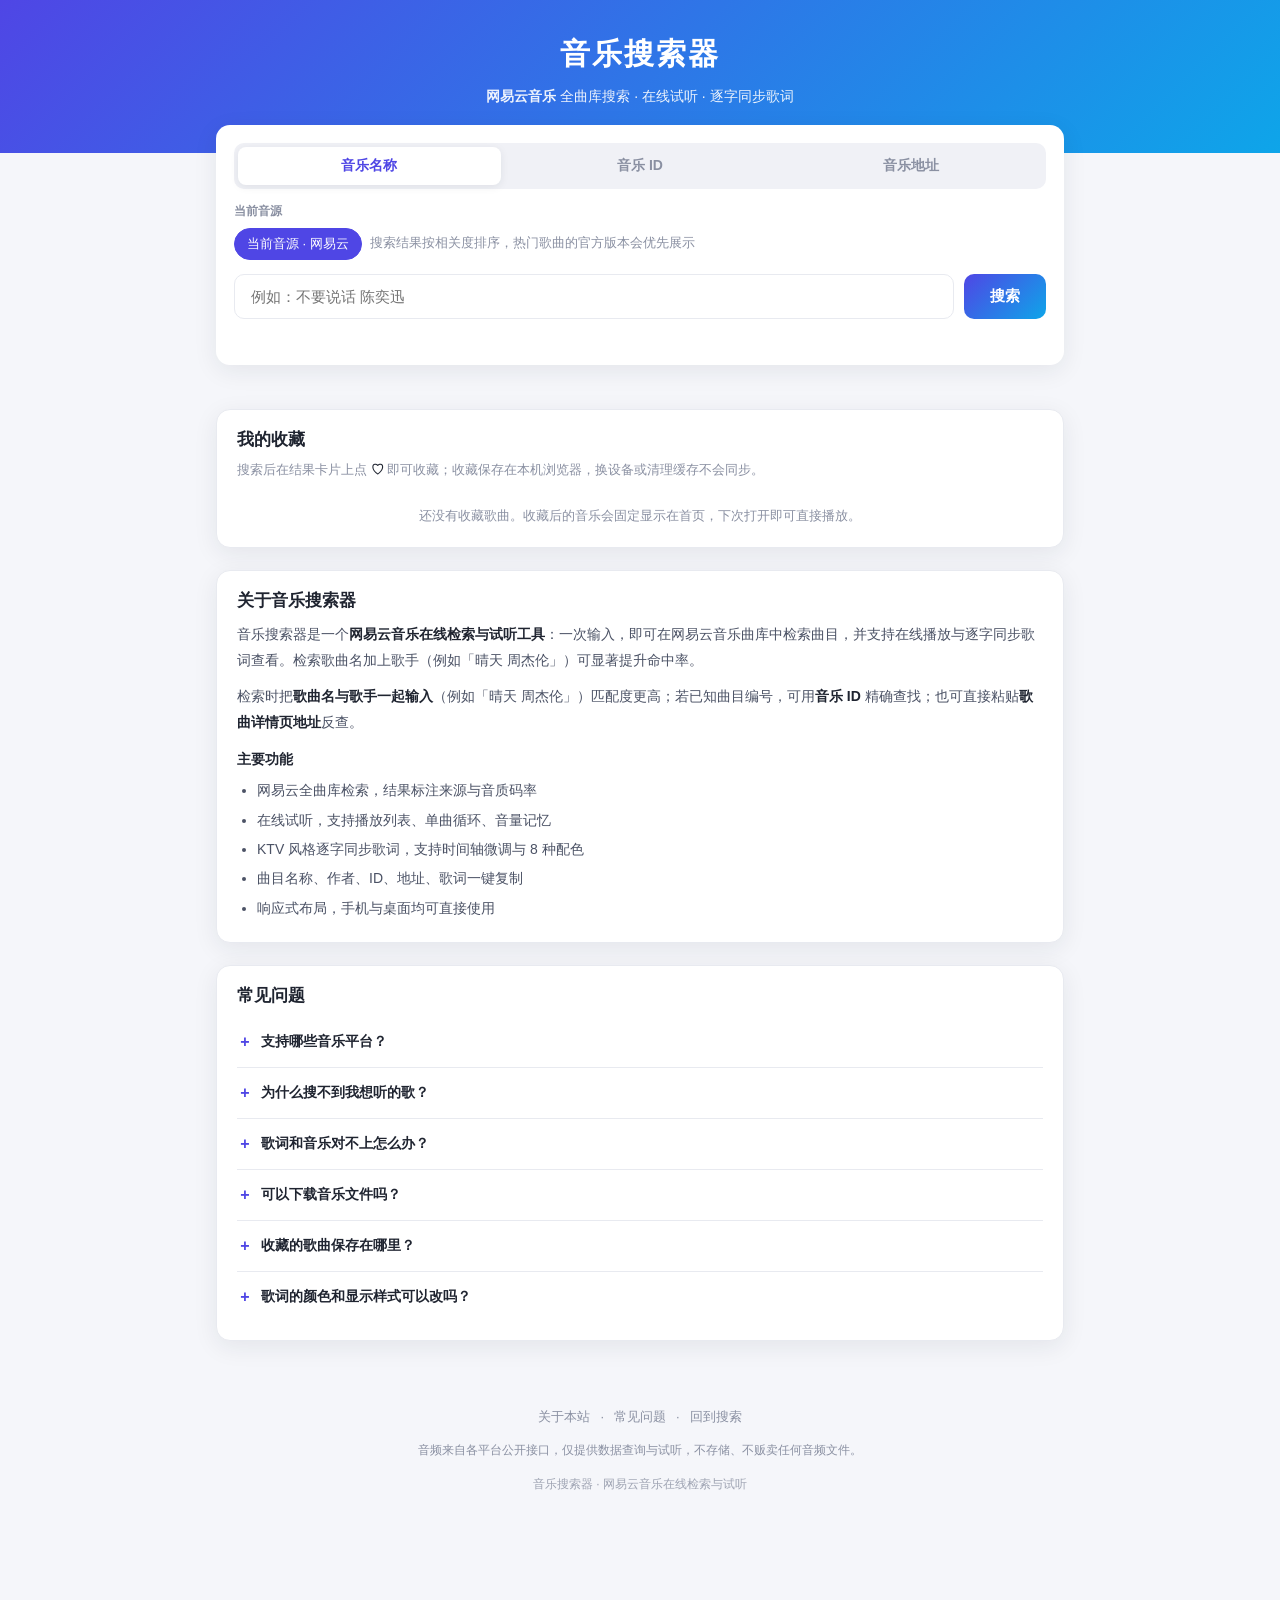
<file: index.html>
<!DOCTYPE html>
<html lang="zh-CN">
<head>
  <meta charset="UTF-8">
  <meta name="viewport" content="width=device-width, initial-scale=1, viewport-fit=cover">
  <title>音乐搜索器 · 网易云音乐在线搜索与试听</title>
  <meta name="description" content="音乐搜索器：直连网易云音乐曲库，输入歌名或歌手即可在线搜索、播放，支持歌曲名、音乐 ID、详情页地址三种检索方式，逐字同步歌词、曲目信息一键复制。">
  <meta name="keywords" content="音乐搜索,音乐搜索器,网易云音乐搜索,在线试听,歌曲歌词,音乐ID查询,歌词同步,在线听歌">
  <meta name="robots" content="index,follow,max-image-preview:large">
  <link rel="canonical" href="/">
  <meta name="theme-color" content="#4f46e5">
  <meta name="format-detection" content="telephone=no">

  <!-- Open Graph / 社交分享 -->
  <meta property="og:type" content="website">
  <meta property="og:site_name" content="音乐搜索器">
  <meta property="og:locale" content="zh_CN">
  <meta property="og:title" content="音乐搜索器 · 网易云音乐在线搜索与试听">
  <meta property="og:description" content="网易云音乐全曲库一站搜索，支持在线试听、逐字同步歌词与曲目信息复制。">
  <meta property="og:url" content="https://__SITE_ORIGIN__/">
  <meta property="og:image" content="https://__SITE_ORIGIN__/icon-512.png">
  <meta property="og:image:alt" content="音乐搜索器图标">
  <meta name="twitter:card" content="summary_large_image">
  <meta name="twitter:title" content="音乐搜索器 · 网易云音乐在线搜索与试听">
  <meta name="twitter:description" content="12 个音乐平台一站搜索，在线试听 + 逐字同步歌词。">
  <meta name="twitter:image" content="https://__SITE_ORIGIN__/icon-512.png">

  <!-- 图标 / PWA -->
  <link rel="icon" type="image/x-icon" href="/favicon.ico">
  <link rel="shortcut icon" type="image/x-icon" href="/favicon.ico">
  <link rel="apple-touch-icon" href="/favicon-180.png">
  <link rel="manifest" href="/manifest.webmanifest">
  <meta name="apple-mobile-web-app-capable" content="yes">
  <meta name="apple-mobile-web-app-title" content="音乐搜索器">

  <link rel="stylesheet" href="style.css">

  <!-- 结构化数据：站点 + 应用 + 搜索功能 -->
  <script type="application/ld+json">
  {
    "@context": "https://schema.org",
    "@graph": [
      {
        "@type": "WebSite",
        "@id": "https://__SITE_ORIGIN__/#website",
        "url": "https://__SITE_ORIGIN__/",
        "name": "音乐搜索器",
        "alternateName": ["网易云音乐搜索", "在线听歌"],
        "description": "直连网易云音乐曲库的在线检索工具，支持在线试听与逐字同步歌词，无需注册即可使用。",
        "inLanguage": "zh-CN",
        "publisher": { "@id": "https://__SITE_ORIGIN__/#app" }
      },
      {
        "@type": "WebApplication",
        "@id": "https://__SITE_ORIGIN__/#app",
        "url": "https://__SITE_ORIGIN__/",
        "name": "音乐搜索器",
        "applicationCategory": "MultimediaApplication",
        "applicationSubCategory": "音乐检索",
        "operatingSystem": "Web Browser（Windows / macOS / iOS / Android）",
        "browserRequirements": "需要支持 HTML5 Audio 的现代浏览器",
        "isAccessibleForFree": true,
        "inLanguage": "zh-CN",
        "featureList": [
          "网易云音乐全曲库搜索",
          "歌曲名 / 音乐ID / 详情页地址 三种检索方式",
          "在线试听与播放列表",
          "歌曲收藏与首页收藏夹直达播放",
          "经典歌曲排行榜一键检索试听",
          "KTV 风格逐字同步歌词",
          "歌词时间轴微调与配色自定义",
          "曲目名称、作者、ID、地址、歌词一键复制"
        ],
        "offers": { "@type": "Offer", "price": "0", "priceCurrency": "CNY" }
      }
    ]
  }
  </script>

  <!-- 结构化数据：常见问题 -->
  <script type="application/ld+json">
  {
    "@context": "https://schema.org",
    "@type": "FAQPage",
    "inLanguage": "zh-CN",
    "mainEntity": [
      {
        "@type": "Question",
        "name": "音乐搜索器支持哪些音乐平台？",
        "acceptedAnswer": { "@type": "Answer", "text": "本站数据来自网易云音乐的公开检索接口，覆盖其开放检索的全部曲目；受版权限制的部分曲目无法提供播放地址，可换歌或用音乐 ID 精确检索。" }
      },
      {
        "@type": "Question",
        "name": "为什么搜不到我想听的歌？",
        "acceptedAnswer": { "@type": "Answer", "text": "建议把「歌曲名 + 歌手」一起输入（例如：晴天 周杰伦），匹配度更高；也可以试只输入歌名本身，或改用音乐 ID、歌曲详情页地址精确检索。" }
      },
      {
        "@type": "Question",
        "name": "歌词和音乐对不上怎么办？",
        "acceptedAnswer": { "@type": "Answer", "text": "点击播放器上的 ⏱ 按钮，可用「歌词提前 0.5s / 延后 0.5s」手动校准时间轴，校准值会自动保存。" }
      },
      {
        "@type": "Question",
        "name": "可以下载音乐文件吗？",
        "acceptedAnswer": { "@type": "Answer", "text": "本站仅提供各平台公开接口的检索、试听与曲目信息（地址、ID、歌词）复制，不存储、不托管、不贩卖任何音频文件。下载请通过各音乐平台的官方渠道进行。" }
      },
      {
        "@type": "Question",
        "name": "收藏的歌曲保存在哪里？",
        "acceptedAnswer": { "@type": "Answer", "text": "收藏保存在你当前浏览器的本地存储中，不上传服务器，因此换设备、换浏览器或清理浏览数据后不会同步；收藏列表在首页「我的收藏」区域直接展示，点开即可播放。" }
      },
      {
        "@type": "Question",
        "name": "歌词的颜色和显示样式可以改吗？",
        "acceptedAnswer": { "@type": "Answer", "text": "可以。点击播放器上的 🎨 按钮，提供网易红、落日晖、可爱粉、天际蓝、清新绿、活力紫、温柔黄、低潮灰 8 种预设配色，也支持自定义任意颜色。" }
      }
    ]
  }
  </script>
</head>
<body>
  <a class="skip-link" href="#main">跳到主要内容</a>

  <header class="hero">
    <div class="hero-inner">
      <h1 class="hero-title">音乐搜索器</h1>
      <p class="hero-sub"><strong>网易云音乐</strong> 全曲库搜索 · 在线试听 · 逐字同步歌词</p>
    </div>
  </header>

  <main class="container" id="main">
    <!-- 搜索卡片 -->
    <section class="search-card" role="search" aria-labelledby="searchTitle">
      <h2 class="sr-only" id="searchTitle">音乐搜索</h2>

      <div class="tabs" id="tabs" role="tablist" aria-label="检索方式">
        <button class="tab active" data-filter="name" role="tab" aria-selected="true">音乐名称</button>
        <button class="tab" data-filter="id" role="tab" aria-selected="false">音乐 ID</button>
        <button class="tab" data-filter="url" role="tab" aria-selected="false">音乐地址</button>
      </div>

      <div class="field-label" id="platLabel">当前音源</div>
      <div class="platforms" id="platforms" role="group" aria-labelledby="platLabel"></div>

      <form id="searchForm" class="search-row" autocomplete="off">
        <label class="sr-only" for="keyword">搜索关键词</label>
        <input id="keyword" class="search-input" type="search" enterkeyhint="search"
               placeholder="例如：不要说话 陈奕迅" required
               oninvalid="this.setCustomValidity('将歌曲名称和作者一起输入可提高匹配度')"
               oninput="this.setCustomValidity('')">
        <button id="searchBtn" class="search-btn" type="submit">搜索</button>
      </form>

      <div class="hint" id="hint" role="status" aria-live="polite"></div>
    </section>

    <!-- 当前曲目详情（对齐目标站结果页字段） -->
    <section class="detail hidden" id="detailPanel" aria-labelledby="detailTitle">
      <div class="detail-head">
        <h2 class="detail-label" id="detailTitle">当前曲目信息</h2>
        <button class="detail-back" id="detailBack" type="button">返回继续搜索</button>
      </div>
      <div class="detail-grid">
        <div class="detail-field">
          <span class="detail-k">音乐名称</span>
          <div class="detail-row">
            <input id="dName" class="detail-input" readonly aria-label="音乐名称">
            <button class="detail-btn" data-copy="dName" type="button">复制</button>
          </div>
        </div>
        <div class="detail-field">
          <span class="detail-k">音乐作者</span>
          <div class="detail-row">
            <input id="dAuthor" class="detail-input" readonly aria-label="音乐作者">
            <button class="detail-btn" data-copy="dAuthor" type="button">复制</button>
          </div>
        </div>
        <div class="detail-field">
          <span class="detail-k">音乐 ID</span>
          <div class="detail-row">
            <input id="dSongid" class="detail-input" readonly aria-label="音乐 ID">
            <button class="detail-btn" data-copy="dSongid" type="button">复制</button>
          </div>
        </div>
        <div class="detail-field">
          <span class="detail-k">音乐地址</span>
          <div class="detail-row">
            <input id="dLink" class="detail-input" readonly aria-label="音乐地址">
            <a class="detail-btn" id="dLinkOpen" target="_blank" rel="noopener nofollow">打开</a>
            <button class="detail-btn" data-copy="dLink" type="button">复制</button>
          </div>
        </div>
        <div class="detail-field">
          <span class="detail-k">音乐链接</span>
          <div class="detail-row">
            <input id="dSrc" class="detail-input" readonly aria-label="音乐链接">
            <button class="detail-btn" data-copy="dSrc" type="button">复制</button>
          </div>
        </div>
        <div class="detail-field">
          <span class="detail-k">音乐歌词</span>
          <div class="detail-row">
            <input id="dLrc" class="detail-input" readonly value="暂无歌词" aria-label="音乐歌词">
            <button class="detail-btn" data-copy="dLrc" type="button">复制</button>
          </div>
        </div>
      </div>
    </section>

    <!-- 结果区 -->
    <section class="results-wrap" aria-labelledby="resultsTitle">
      <h2 class="sr-only" id="resultsTitle">搜索结果</h2>
      <ol id="results" class="results" aria-live="polite"></ol>
      <div id="resultsMsg" class="results-msg"></div>
    </section>

    <div id="loadMoreWrap" class="loadmore-wrap hidden">
      <button id="loadMore" class="loadmore-btn" type="button">加载更多</button>
    </div>

    <!-- 我的收藏（首页直接展示，数据保存在本机浏览器） -->
    <section class="info-card fav-card" id="favSection" aria-labelledby="favTitle">
      <div class="fav-head">
        <h2 class="info-title" id="favTitle">我的收藏</h2>
        <div class="fav-head-right">
          <span class="fav-count" id="favCount"></span>
          <button class="fav-clear hidden" id="favClear" type="button">清空收藏</button>
        </div>
      </div>
      <p class="fav-tip">搜索后在结果卡片上点 <strong>♡</strong> 即可收藏；收藏保存在本机浏览器，换设备或清理缓存不会同步。</p>
      <ul class="fav-list" id="favList"></ul>
      <div class="fav-empty" id="favEmpty">还没有收藏歌曲。收藏后的音乐会固定显示在首页，下次打开即可直接播放。</div>
    </section>

    <!-- 站点说明（正文内容，利于理解与收录） -->
    <section class="info-card" id="about" aria-labelledby="aboutTitle">
      <h2 class="info-title" id="aboutTitle">关于音乐搜索器</h2>
      <p>音乐搜索器是一个<strong>网易云音乐在线检索与试听工具</strong>：一次输入，即可在网易云音乐曲库中检索曲目，并支持在线播放与逐字同步歌词查看。检索歌曲名加上歌手（例如「晴天 周杰伦」）可显著提升命中率。</p>
      <p>检索时把<strong>歌曲名与歌手一起输入</strong>（例如「晴天 周杰伦」）匹配度更高；若已知曲目编号，可用<strong>音乐 ID</strong> 精确查找；也可直接粘贴<strong>歌曲详情页地址</strong>反查。</p>
      <h3 class="info-sub">主要功能</h3>
      <ul class="info-list">
        <li>网易云全曲库检索，结果标注来源与音质码率</li>
        <li>在线试听，支持播放列表、单曲循环、音量记忆</li>
        <li>KTV 风格逐字同步歌词，支持时间轴微调与 8 种配色</li>
        <li>曲目名称、作者、ID、地址、歌词一键复制</li>
        <li>响应式布局，手机与桌面均可直接使用</li>
      </ul>
    </section>

    <!-- 常见问题（含 FAQPage 结构化数据） -->
    <section class="info-card" id="faq" aria-labelledby="faqTitle">
      <h2 class="info-title" id="faqTitle">常见问题</h2>

      <details class="faq-item">
        <summary>支持哪些音乐平台？</summary>
        <p>本站音源为网易云音乐公开检索接口，覆盖其开放检索的曲目。部分受版权保护的曲目不提供播放地址，属平台侧限制，可尝试其他版本或换歌。</p>
      </details>

      <details class="faq-item">
        <summary>为什么搜不到我想听的歌？</summary>
        <p>建议把「歌曲名 + 歌手」一起输入（例如：晴天 周杰伦），匹配度更高；也可以试只输入歌名本身，或改用音乐 ID、歌曲详情页地址精确检索。</p>
      </details>

      <details class="faq-item">
        <summary>歌词和音乐对不上怎么办？</summary>
        <p>点击播放器上的 ⏱ 按钮，可用「歌词提前 0.5s / 延后 0.5s」手动校准时间轴，校准值会自动保存到本地。</p>
      </details>

      <details class="faq-item">
        <summary>可以下载音乐文件吗？</summary>
        <p>本站仅提供各平台公开接口的检索、试听与曲目信息（地址、ID、歌词）复制，不存储、不托管、不贩卖任何音频文件。下载请通过各音乐平台的官方渠道进行。</p>
      </details>

      <details class="faq-item">
        <summary>收藏的歌曲保存在哪里？</summary>
        <p>收藏保存在你当前浏览器的本地存储中，不上传服务器，因此换设备、换浏览器或清理浏览数据后不会同步。收藏列表在首页「我的收藏」区域直接展示，点击即可播放。</p>
      </details>

      <details class="faq-item">
        <summary>歌词的颜色和显示样式可以改吗？</summary>
        <p>可以。点击播放器上的 🎨 按钮，提供网易红、落日晖、可爱粉、天际蓝、清新绿、活力紫、温柔黄、低潮灰 8 种预设配色，也支持自定义任意颜色。</p>
      </details>
    </section>
  </main>

  <footer class="footer">
    <nav class="footer-nav" aria-label="页脚导航">
      <a href="#about">关于本站</a>
      <span aria-hidden="true">·</span>
      <a href="#faq">常见问题</a>
      <span aria-hidden="true">·</span>
      <a href="#main">回到搜索</a>
    </nav>
    <p>音频来自各平台公开接口，仅提供数据查询与试听，不存储、不贩卖任何音频文件。</p>
    <p class="footer-sub">音乐搜索器 · 网易云音乐在线检索与试听</p>
  </footer>

  <!-- 底部播放条（内嵌歌词播放器 / 底部条模式 可切换） -->
  <div class="player-bar hidden" id="playerBar">
    <!-- 内嵌歌词汇（inline 布局时显示，歌词直接在播放器内滚动） -->
    <div class="pb-lrc-inline hidden" id="pbInlineLrc">
      <div class="lrc-empty">暂无歌词</div>
    </div>
    <div class="pb-main">
      <img class="pb-cover" id="pbCover" alt="当前曲目封面" src="data:image/svg+xml,%3Csvg xmlns='http://www.w3.org/2000/svg' width='48' height='48'%3E%3Crect width='48' height='48' fill='%23ddd'/%3E%3C/svg%3E">
      <button class="pb-skip" id="pbPrev" type="button" aria-label="上一首">⏮</button>
      <button class="pb-play" id="pbPlay" type="button" aria-label="播放/暂停">▶</button>
      <button class="pb-skip" id="pbNext" type="button" aria-label="下一首">⏭</button>
      <div class="pb-meta">
        <div class="pb-titlerow">
          <span class="pb-title" id="pbTitle">未播放</span>
          <span class="pb-author" id="pbAuthor"></span>
        </div>
        <div class="pb-progress" id="pbProgress" role="slider" aria-label="播放进度" aria-valuemin="0" aria-valuemax="100" aria-valuenow="0" tabindex="0">
          <div class="pb-progress-fill" id="pbFill"></div>
        </div>
      </div>
      <div class="pb-time" id="pbTime">00:00:00 / 00:00:00</div>
      <button class="pb-speed" id="pbSpeedBtn" type="button" aria-label="播放速度">x 1.0</button>
      <button class="pb-icon" id="pbFavBtn" type="button" aria-label="收藏当前曲目" aria-pressed="false">♡</button>
      <button class="pb-icon" id="pbLinkBtn" type="button" aria-label="分享本站链接">↗</button>
      <span class="pb-divider" aria-hidden="true"></span>
      <div class="pb-volume-wrap">
        <button class="pb-icon" id="pbVolBtn" type="button" aria-label="音量">🔊</button>
        <div class="pb-volume-pop hidden" id="pbVolPop">
          <input class="pb-volume-slider" id="pbVolSlider" type="range" min="0" max="1" step="0.01" value="1" aria-label="音量大小">
        </div>
      </div>
      <button class="pb-icon" id="pbLoopBtn" type="button" aria-label="循环播放">🔁</button>
      <button class="pb-icon" id="pbListBtn" type="button" aria-label="播放列表">☰</button>
      <button class="pb-icon lrc-toggle" id="pbLrcBtn" type="button" aria-label="歌词">词</button>
      <span class="pb-divider" aria-hidden="true"></span>
      <div class="pb-offset-wrap">
        <button class="pb-icon" id="pbOffsetBtn" type="button" aria-label="歌词时间轴微调">⏱</button>
        <div class="pb-offset-pop hidden" id="pbOffsetPop">
          <div class="pb-offset-val" id="pbOffsetVal">0.0s</div>
          <button class="pb-offset-btn" data-delta="0.5" type="button">歌词提前 0.5s</button>
          <button class="pb-offset-btn" data-delta="-0.5" type="button">歌词延后 0.5s</button>
          <button class="pb-offset-btn" data-delta="0" type="button">重置</button>
        </div>
      </div>
      <div class="pb-color-wrap">
        <button class="pb-icon" id="pbColorBtn" type="button" aria-label="歌词配色">🎨</button>
        <div class="pb-color-pop hidden" id="pbColorPop">
          <div class="pb-color-title">歌词配色</div>
          <button class="pb-color-item" data-color="custom" type="button">
            <span class="pb-color-dot" aria-hidden="true" style="background: conic-gradient(#ff5757,#ffd166,#3ddc84,#35a2f6,#b06cf5,#ff5757);"></span>
            自定义
            <input type="color" id="pbColorInput" value="#ec4141" aria-label="自定义歌词颜色">
          </button>
          <button class="pb-color-item" data-color="#ec4141" type="button"><span class="pb-color-dot" aria-hidden="true" style="background:#ec4141"></span>网易红</button>
          <button class="pb-color-item" data-color="#ff7e2d" type="button"><span class="pb-color-dot" aria-hidden="true" style="background:#ff7e2d"></span>落日晖</button>
          <button class="pb-color-item" data-color="#ff6fa5" type="button"><span class="pb-color-dot" aria-hidden="true" style="background:#ff6fa5"></span>可爱粉</button>
          <button class="pb-color-item" data-color="#35a2f6" type="button"><span class="pb-color-dot" aria-hidden="true" style="background:#35a2f6"></span>天际蓝</button>
          <button class="pb-color-item" data-color="#22c073" type="button"><span class="pb-color-dot" aria-hidden="true" style="background:#22c073"></span>清新绿</button>
          <button class="pb-color-item" data-color="#8d5cf5" type="button"><span class="pb-color-dot" aria-hidden="true" style="background:#8d5cf5"></span>活力紫</button>
          <button class="pb-color-item" data-color="#f5b83d" type="button"><span class="pb-color-dot" aria-hidden="true" style="background:#f5b83d"></span>温柔黄</button>
          <button class="pb-color-item" data-color="#8a909d" type="button"><span class="pb-color-dot" aria-hidden="true" style="background:#8a909d"></span>低潮灰</button>
        </div>
      </div>
      <button class="pb-icon" id="pbLayoutBtn" type="button" aria-label="切换播放器布局">▤</button>
    </div>
  </div>

  <!-- 播放列表面板 -->
  <div class="list-panel hidden" id="listPanel" role="dialog" aria-label="播放列表">
    <div class="list-head">
      <div class="list-title">播放列表</div>
      <button class="list-close" id="listClose" type="button" aria-label="关闭列表">✕</button>
    </div>
    <div class="list-body" id="listBody">
      <div class="list-empty">暂无歌曲</div>
    </div>
  </div>

  <!-- 歌词面板 -->
  <div class="lrc-panel hidden" id="lrcPanel" role="dialog" aria-label="歌词">
    <div class="lrc-head">
      <div class="lrc-title" id="lrcTitle">歌词</div>
      <button class="lrc-close" id="lrcClose" type="button" aria-label="关闭歌词">✕</button>
    </div>
    <div class="lrc-body" id="lrcBody">
      <div class="lrc-empty">暂无歌词</div>
    </div>
  </div>

  <audio id="audio" preload="metadata"></audio>

  <script src="app.js" defer></script>
</body>
</html>
</file>
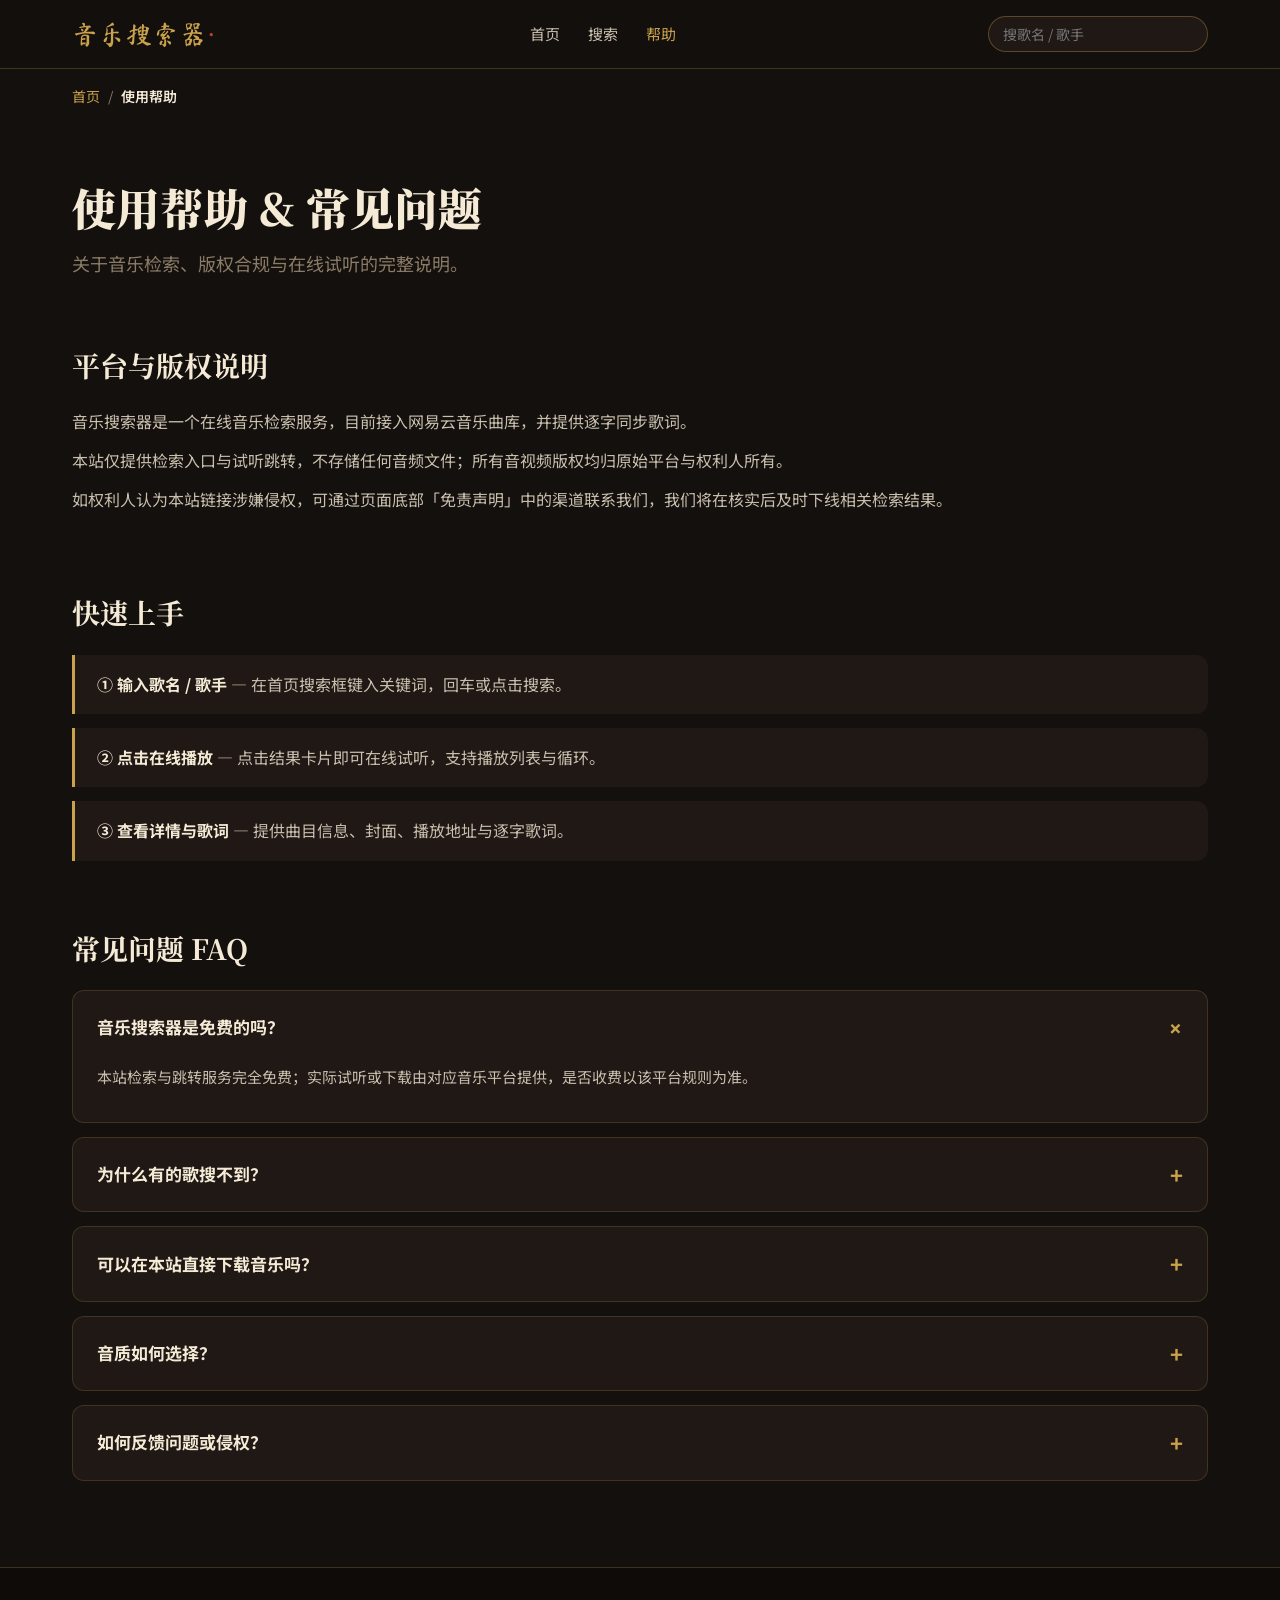
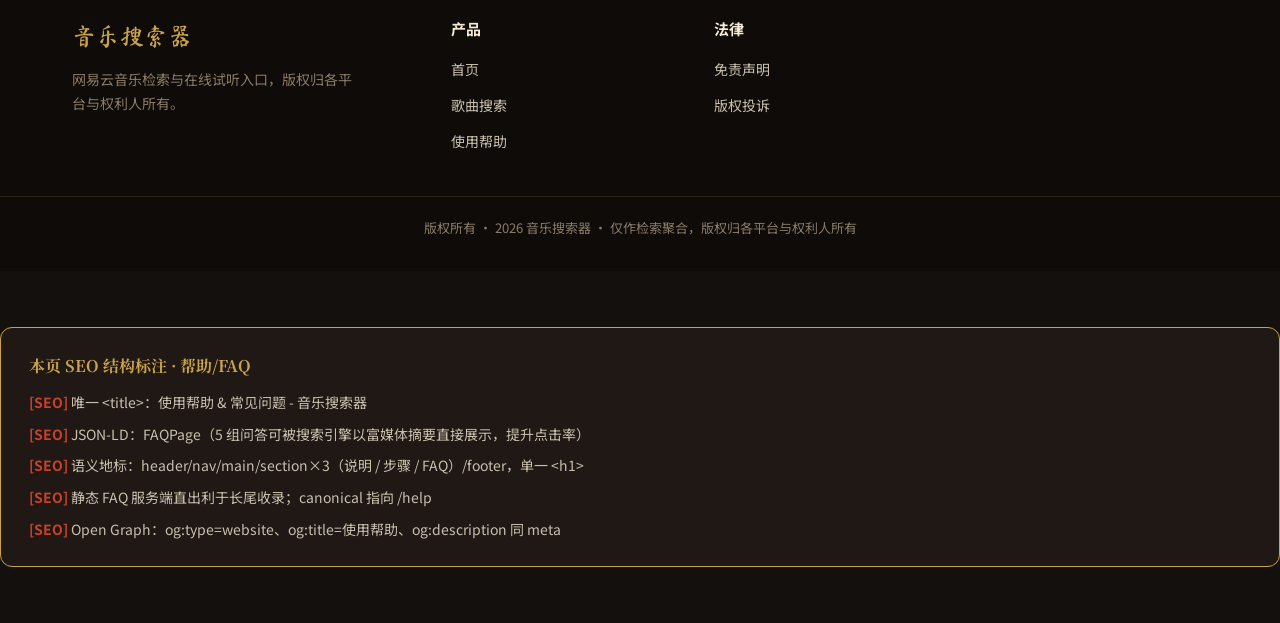
<file: help.html>
<!DOCTYPE html>
<html lang="zh-CN">
<head>
  <meta charset="UTF-8">
  <meta name="viewport" content="width=device-width, initial-scale=1.0">
  <title>使用帮助 & 常见问题 - 音乐搜索器</title>
  <meta name="description" content="音乐搜索器的使用指南、版权说明与高频问题解答，三步上手在线试听。">
  <meta name="keywords" content="音乐搜索器帮助,如何使用音乐搜索器,音乐搜索器版权,音乐搜索器常见问题">
  <link rel="canonical" href="https://ms-dj4.pages.dev/help">
  <meta name="robots" content="index,follow">
  <meta name="theme-color" content="#14100E">
  <link rel="alternate" hreflang="zh-CN" href="https://ms-dj4.pages.dev/help">

  <meta property="og:type" content="website">
  <meta property="og:title" content="使用帮助 & 常见问题 - 音乐搜索器">
  <meta property="og:description" content="音乐搜索器的使用指南、版权说明与高频问题解答。">
  <meta property="og:url" content="https://ms-dj4.pages.dev/help">
  <meta property="og:locale" content="zh_CN">
  <meta name="twitter:card" content="summary_large_image">
  <meta name="twitter:title" content="使用帮助 & 常见问题 - 音乐搜索器">
  <meta name="twitter:description" content="音乐搜索器的使用指南、版权说明与高频问题解答。">

  <link rel="preconnect" href="https://fonts.googleapis.com">
  <link rel="preconnect" href="https://fonts.gstatic.com" crossorigin>
  <link href="https://fonts.googleapis.com/css2?family=Noto+Sans+SC:wght@400;500;700&family=Noto+Serif+SC:wght@400;700;900&family=Ma+Shan+Zheng&display=swap" rel="stylesheet">
  <link rel="stylesheet" href="styles.css">

  <!-- JSON-LD: FAQPage -->
  <script type="application/ld+json">
  {
    "@context": "https://schema.org",
    "@type": "FAQPage",
    "inLanguage": "zh-CN",
    "mainEntity": [
      { "@type": "Question", "name": "音乐搜索器是免费的吗？", "acceptedAnswer": { "@type": "Answer", "text": "本站检索与跳转服务完全免费；实际试听或下载由对应音乐平台提供，是否收费以该平台规则为准。" } },
      { "@type": "Question", "name": "为什么有的歌搜不到？", "acceptedAnswer": { "@type": "Answer", "text": "受各平台版权区域与下架策略影响，部分曲目可能未收录或仅限特定地区；可尝试更换关键词或切换平台重试。" } },
      { "@type": "Question", "name": "可以在本站直接下载音乐吗？", "acceptedAnswer": { "@type": "Answer", "text": "本站不存储任何音频文件，仅聚合检索结果并跳转至来源平台；下载行为发生在原始平台内部，由平台提供。" } },
      { "@type": "Question", "name": "音质如何选择？", "acceptedAnswer": { "@type": "Answer", "text": "结果页与详情页会标注平台提供的音质（标准 / 高清 / 无损），点击后由来源平台负责播放或下载。" } },
      { "@type": "Question", "name": "如何反馈问题或侵权？", "acceptedAnswer": { "@type": "Answer", "text": "可通过页面底部「免责声明」中的联系方式提交反馈；侵权投诉将在核实后 24 小时内处理并下线相关链接。" } }
    ]
  }
  </script>
</head>
<body>

  <header class="site-header">
    <nav class="container nav" aria-label="主导航">
      <a class="brand" href="home.html">音乐搜索器<span class="dot">·</span></a>
      <ul class="nav-links">
        <li><a href="home.html">首页</a></li>
        <li><a href="search.html?q=%E7%A8%BB%E9%A6%99">搜索</a></li>
        <li><a href="help.html" class="active">帮助</a></li>
      </ul>
      <form class="nav-search" action="search.html" method="get" role="search">
        <input type="text" name="q" placeholder="搜歌名 / 歌手" aria-label="搜索歌曲">
      </form>
    </nav>
  </header>

  <main class="container">
    <nav class="breadcrumb" aria-label="面包屑">
      <a href="home.html">首页</a><span class="sep">/</span>
      <span class="current">使用帮助</span>
    </nav>

    <section class="help-hero" aria-labelledby="help-title">
      <h1 id="help-title">使用帮助 &amp; 常见问题</h1>
      <p>关于音乐检索、版权合规与在线试听的完整说明。</p>
    </section>

    <section class="help-block" aria-labelledby="about-title">
      <h2 id="about-title">平台与版权说明</h2>
      <p>音乐搜索器是一个在线音乐检索服务，目前接入网易云音乐曲库，并提供逐字同步歌词。</p>
      <p>本站仅提供检索入口与试听跳转，不存储任何音频文件；所有音视频版权均归原始平台与权利人所有。</p>
      <p>如权利人认为本站链接涉嫌侵权，可通过页面底部「免责声明」中的渠道联系我们，我们将在核实后及时下线相关检索结果。</p>
    </section>

    <section class="help-block" aria-labelledby="steps-title">
      <h2 id="steps-title">快速上手</h2>
      <ul class="steps-help">
        <li><b>① 输入歌名 / 歌手</b> — 在首页搜索框键入关键词，回车或点击搜索。</li>
        <li><b>② 点击在线播放</b> — 点击结果卡片即可在线试听，支持播放列表与循环。</li>
        <li><b>③ 查看详情与歌词</b> — 提供曲目信息、封面、播放地址与逐字歌词。</li>
      </ul>
    </section>

    <section class="help-block" aria-labelledby="faq-title">
      <h2 id="faq-title">常见问题 FAQ</h2>

      <details class="faq-item" open>
        <summary>音乐搜索器是免费的吗？<span class="plus" aria-hidden="true">+</span></summary>
        <p>本站检索与跳转服务完全免费；实际试听或下载由对应音乐平台提供，是否收费以该平台规则为准。</p>
      </details>

      <details class="faq-item">
        <summary>为什么有的歌搜不到？<span class="plus" aria-hidden="true">+</span></summary>
        <p>受各平台版权区域与下架策略影响，部分曲目可能未收录或仅限特定地区；可尝试更换关键词或切换平台重试。</p>
      </details>

      <details class="faq-item">
        <summary>可以在本站直接下载音乐吗？<span class="plus" aria-hidden="true">+</span></summary>
        <p>本站不存储任何音频文件，仅聚合检索结果并跳转至来源平台；下载行为发生在原始平台内部，由平台提供。</p>
      </details>

      <details class="faq-item">
        <summary>音质如何选择？<span class="plus" aria-hidden="true">+</span></summary>
        <p>结果页与详情页会标注平台提供的音质（标准 / 高清 / 无损），点击后由来源平台负责播放或下载。</p>
      </details>

      <details class="faq-item">
        <summary>如何反馈问题或侵权？<span class="plus" aria-hidden="true">+</span></summary>
        <p>可通过页面底部「免责声明」中的联系方式提交反馈；侵权投诉将在核实后 24 小时内处理并下线相关链接。</p>
      </details>
    </section>
  </main>

  <footer class="site-footer">
    <div class="container footer-grid">
      <div>
        <div class="footer-brand">音乐搜索器</div>
        <p style="color:var(--muted);font-size:14px;max-width:280px">网易云音乐检索与在线试听入口，版权归各平台与权利人所有。</p>
      </div>
      <div class="footer-col"><h4>产品</h4><ul>
        <li><a href="home.html">首页</a></li>
        <li><a href="search.html?q=%E7%A8%BB%E9%A6%99">歌曲搜索</a></li>
        <li><a href="help.html">使用帮助</a></li>
      </ul></div>
      <div class="footer-col"><h4>法律</h4><ul>
        <li><a href="help.html">免责声明</a></li>
        <li><a href="help.html">版权投诉</a></li>
      </ul></div>
    </div>
    <div class="container footer-bottom">
      版权所有 · 2026 音乐搜索器 · 仅作检索聚合，版权归各平台与权利人所有
    </div>
  </footer>

  <section class="container section" aria-label="SEO 结构标注">
    <div class="seo-note">
      <h2>本页 SEO 结构标注 · 帮助/FAQ</h2>
      <ul>
        <li>唯一 &lt;title&gt;：使用帮助 &amp; 常见问题 - 音乐搜索器</li>
        <li>JSON-LD：FAQPage（5 组问答可被搜索引擎以富媒体摘要直接展示，提升点击率）</li>
        <li>语义地标：header/nav/main/section×3（说明 / 步骤 / FAQ）/footer，单一 &lt;h1&gt;</li>
        <li>静态 FAQ 服务端直出利于长尾收录；canonical 指向 /help</li>
        <li>Open Graph：og:type=website、og:title=使用帮助、og:description 同 meta</li>
      </ul>
    </div>
  </section>

</body>
</html>
</file>
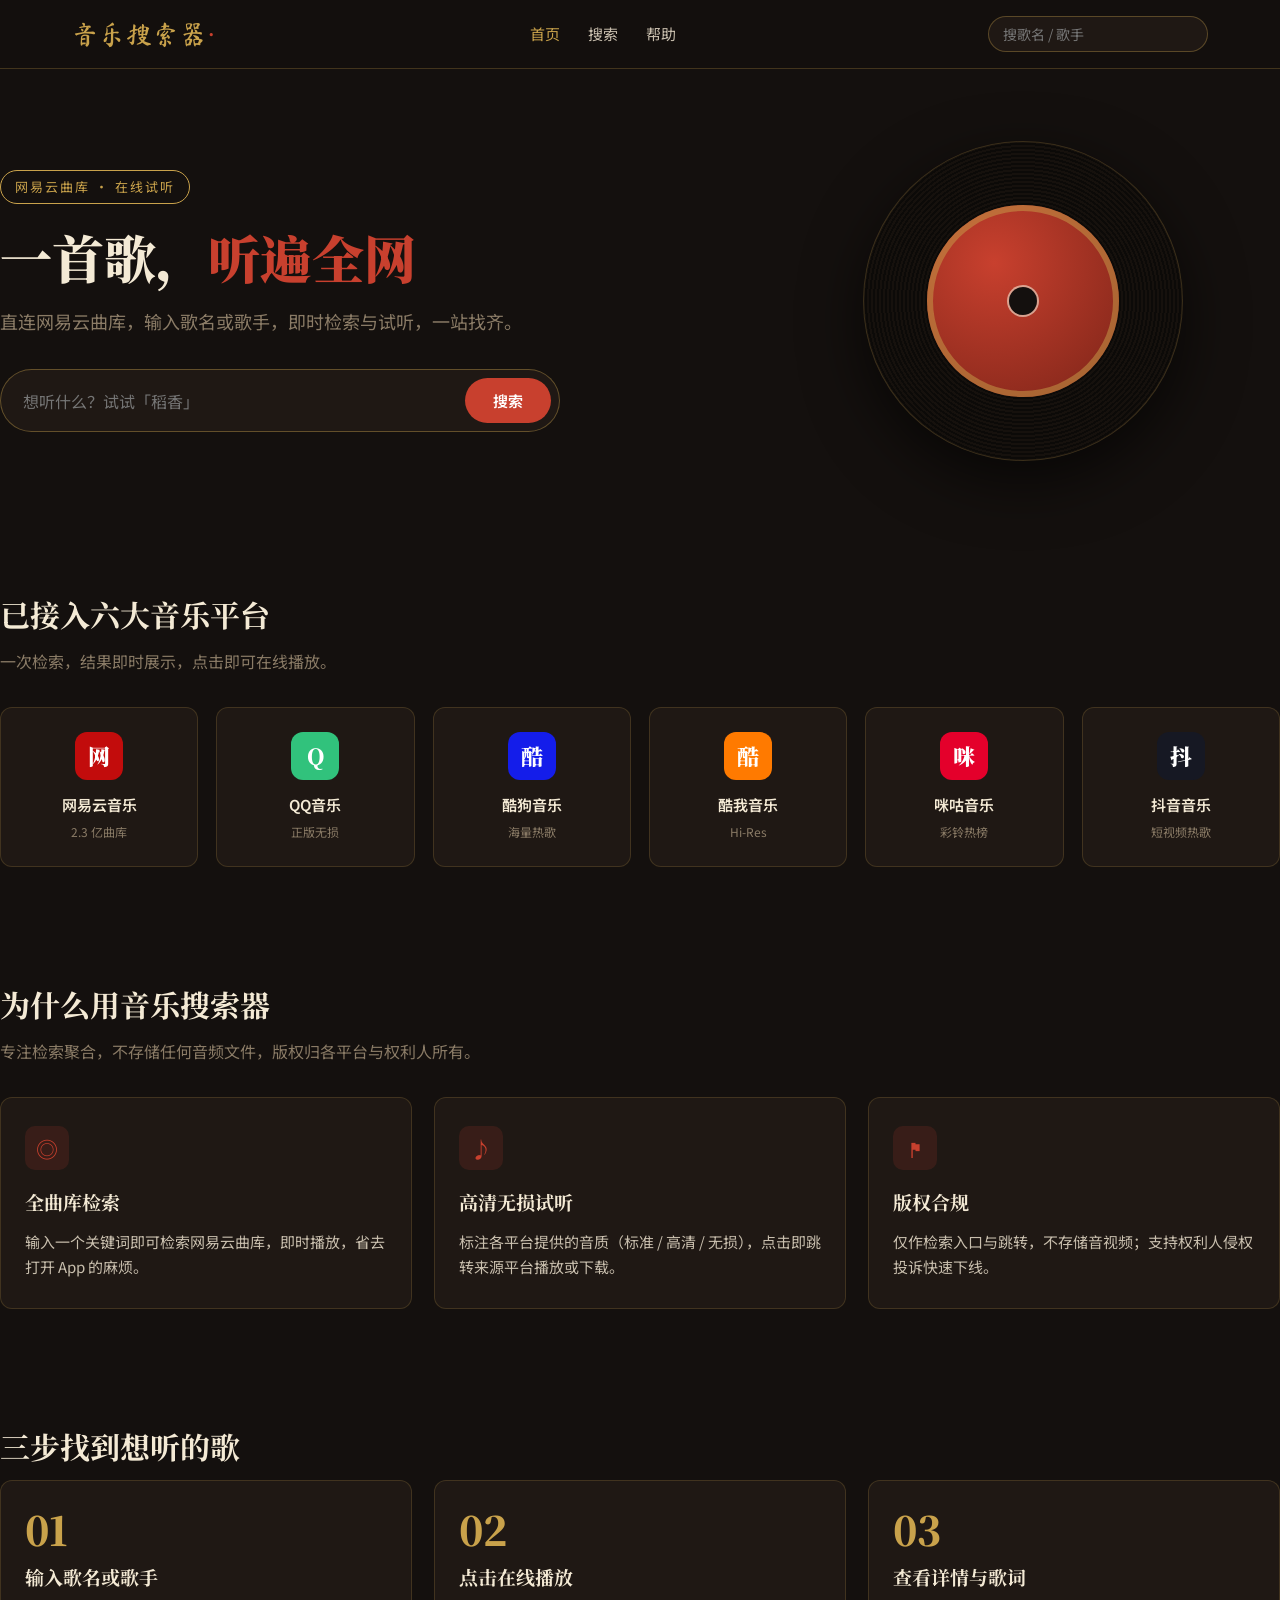
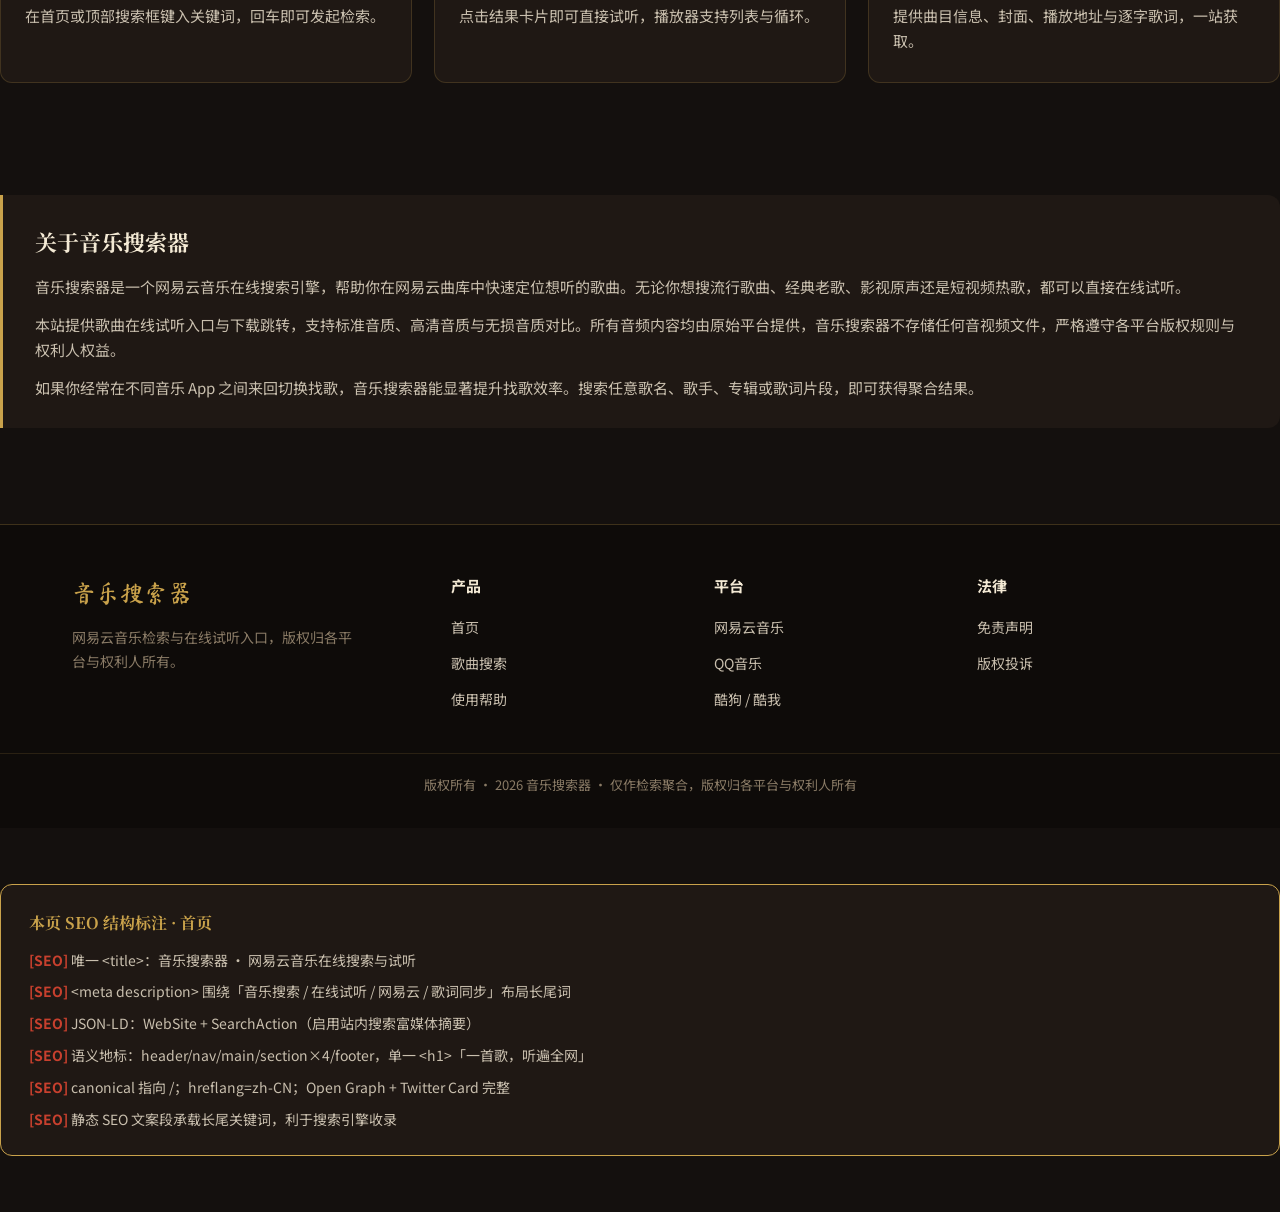
<file: home.html>
<!DOCTYPE html>
<html lang="zh-CN">
<head>
  <meta charset="UTF-8">
  <meta name="viewport" content="width=device-width, initial-scale=1.0">
  <title>音乐搜索器 · 网易云音乐在线搜索与试听</title>
  <meta name="description" content="音乐搜索器直连网易云音乐曲库，输入歌名或歌手即可在线检索、试听与查看歌词，一站式找歌。">
  <meta name="keywords" content="音乐搜索,歌曲搜索,在线试听,网易云音乐,歌词同步,无损音质">
  <link rel="canonical" href="https://ms-dj4.pages.dev/">
  <meta name="robots" content="index,follow">
  <meta name="theme-color" content="#14100E">
  <link rel="alternate" hreflang="zh-CN" href="https://ms-dj4.pages.dev/">

  <!-- Open Graph -->
  <meta property="og:type" content="website">
  <meta property="og:title" content="音乐搜索器 · 一首歌，听遍全网">
  <meta property="og:description" content="网易云音乐曲库在线检索，一键试听与歌词查看。">
  <meta property="og:url" content="https://ms-dj4.pages.dev/">
  <meta property="og:locale" content="zh_CN">
  <!-- Twitter Card -->
  <meta name="twitter:card" content="summary_large_image">
  <meta name="twitter:title" content="音乐搜索器 · 一首歌，听遍全网">
  <meta name="twitter:description" content="网易云音乐曲库在线检索，一键试听与歌词查看。">

  <link rel="preconnect" href="https://fonts.googleapis.com">
  <link rel="preconnect" href="https://fonts.gstatic.com" crossorigin>
  <link href="https://fonts.googleapis.com/css2?family=Noto+Sans+SC:wght@400;500;700&family=Noto+Serif+SC:wght@400;700;900&family=Ma+Shan+Zheng&display=swap" rel="stylesheet">
  <link rel="stylesheet" href="styles.css">

  <!-- JSON-LD: WebSite + SearchAction -->
  <script type="application/ld+json">
  {
    "@context": "https://schema.org",
    "@type": "WebSite",
    "name": "音乐搜索器",
    "url": "https://ms-dj4.pages.dev/",
    "description": "网易云音乐在线搜索与试听服务",
    "inLanguage": "zh-CN",
    "potentialAction": {
      "@type": "SearchAction",
      "target": "https://ms-dj4.pages.dev/s?q={search_term_string}",
      "query-input": "required name=search_term_string"
    }
  }
  </script>
</head>
<body>

  <header class="site-header">
    <nav class="container nav" aria-label="主导航">
      <a class="brand" href="home.html">音乐搜索器<span class="dot">·</span></a>
      <ul class="nav-links">
        <li><a href="home.html" class="active">首页</a></li>
        <li><a href="search.html?q=%E7%A8%BB%E9%A6%99">搜索</a></li>
        <li><a href="help.html">帮助</a></li>
      </ul>
      <form class="nav-search" action="search.html" method="get" role="search">
        <input type="text" name="q" placeholder="搜歌名 / 歌手" aria-label="搜索歌曲">
      </form>
    </nav>
  </header>

  <main>
    <!-- Hero -->
    <section class="container hero" aria-labelledby="hero-title">
      <div class="hero-copy">
        <span class="badge">网易云曲库 · 在线试听</span>
        <h1 id="hero-title">一首歌，<span class="accent">听遍全网</span></h1>
        <p class="hero-sub">直连网易云曲库，输入歌名或歌手，即时检索与试听，一站找齐。</p>
        <form class="hero-search" action="search.html" method="get" role="search">
          <input type="text" name="q" placeholder="想听什么？试试「稻香」" aria-label="搜索歌曲">
          <button type="submit">搜索</button>
        </form>
      </div>
      <div class="vinyl-wrap" aria-hidden="true">
        <div class="vinyl"></div>
      </div>
    </section>

    <!-- 平台网格 -->
    <section class="container section" id="platforms" aria-labelledby="plat-title">
      <h2 class="section-title" id="plat-title">已接入六大音乐平台</h2>
      <p class="section-desc">一次检索，结果即时展示，点击即可在线播放。</p>
      <div class="platform-grid">
        <div class="platform-card"><div class="platform-logo" style="background:#C20C0C">网</div><div class="platform-name">网易云音乐</div><div class="platform-tag">2.3 亿曲库</div></div>
        <div class="platform-card"><div class="platform-logo" style="background:#31C27C">Q</div><div class="platform-name">QQ音乐</div><div class="platform-tag">正版无损</div></div>
        <div class="platform-card"><div class="platform-logo" style="background:#141DEA">酷</div><div class="platform-name">酷狗音乐</div><div class="platform-tag">海量热歌</div></div>
        <div class="platform-card"><div class="platform-logo" style="background:#FF7A00">酷</div><div class="platform-name">酷我音乐</div><div class="platform-tag">Hi-Res</div></div>
        <div class="platform-card"><div class="platform-logo" style="background:#E4002B">咪</div><div class="platform-name">咪咕音乐</div><div class="platform-tag">彩铃热榜</div></div>
        <div class="platform-card"><div class="platform-logo" style="background:#161823">抖</div><div class="platform-name">抖音音乐</div><div class="platform-tag">短视频热歌</div></div>
      </div>
    </section>

    <!-- 功能亮点 -->
    <section class="container section" aria-labelledby="feat-title">
      <h2 class="section-title" id="feat-title">为什么用音乐搜索器</h2>
      <p class="section-desc">专注检索聚合，不存储任何音频文件，版权归各平台与权利人所有。</p>
      <div class="card-grid">
        <article class="feature-card">
          <div class="feature-icon" aria-hidden="true">◎</div>
          <h3>全曲库检索</h3>
          <p>输入一个关键词即可检索网易云曲库，即时播放，省去打开 App 的麻烦。</p>
        </article>
        <article class="feature-card">
          <div class="feature-icon" aria-hidden="true">♪</div>
          <h3>高清无损试听</h3>
          <p>标注各平台提供的音质（标准 / 高清 / 无损），点击即跳转来源平台播放或下载。</p>
        </article>
        <article class="feature-card">
          <div class="feature-icon" aria-hidden="true">⚑</div>
          <h3>版权合规</h3>
          <p>仅作检索入口与跳转，不存储音视频；支持权利人侵权投诉快速下线。</p>
        </article>
      </div>
    </section>

    <!-- 使用步骤 -->
    <section class="container section" aria-labelledby="step-title">
      <h2 class="section-title" id="step-title">三步找到想听的歌</h2>
      <div class="card-grid">
        <article class="step-card"><div class="step-no">01</div><h3>输入歌名或歌手</h3><p>在首页或顶部搜索框键入关键词，回车即可发起检索。</p></article>
        <article class="step-card"><div class="step-no">02</div><h3>点击在线播放</h3><p>点击结果卡片即可直接试听，播放器支持列表与循环。</p></article>
        <article class="step-card"><div class="step-no">03</div><h3>查看详情与歌词</h3><p>提供曲目信息、封面、播放地址与逐字歌词，一站获取。</p></article>
      </div>
    </section>

    <!-- 静态 SEO 文案（长尾关键词承载） -->
    <section class="container section" aria-labelledby="seocopy-title">
      <div class="seo-copy">
        <h2 id="seocopy-title">关于音乐搜索器</h2>
        <p>音乐搜索器是一个网易云音乐在线搜索引擎，帮助你在网易云曲库中快速定位想听的歌曲。无论你想搜流行歌曲、经典老歌、影视原声还是短视频热歌，都可以直接在线试听。</p>
        <p>本站提供歌曲在线试听入口与下载跳转，支持标准音质、高清音质与无损音质对比。所有音频内容均由原始平台提供，音乐搜索器不存储任何音视频文件，严格遵守各平台版权规则与权利人权益。</p>
        <p>如果你经常在不同音乐 App 之间来回切换找歌，音乐搜索器能显著提升找歌效率。搜索任意歌名、歌手、专辑或歌词片段，即可获得聚合结果。</p>
      </div>
    </section>
  </main>

  <footer class="site-footer">
    <div class="container footer-grid">
      <div>
        <div class="footer-brand">音乐搜索器</div>
        <p style="color:var(--muted);font-size:14px;max-width:280px">网易云音乐检索与在线试听入口，版权归各平台与权利人所有。</p>
      </div>
      <div class="footer-col"><h4>产品</h4><ul>
        <li><a href="home.html">首页</a></li>
        <li><a href="search.html?q=%E7%A8%BB%E9%A6%99">歌曲搜索</a></li>
        <li><a href="help.html">使用帮助</a></li>
      </ul></div>
      <div class="footer-col"><h4>平台</h4><ul>
        <li><a href="search.html?q=%E7%A8%BB%E9%A6%99">网易云音乐</a></li>
        <li><a href="search.html?q=%E7%A8%BB%E9%A6%99">QQ音乐</a></li>
        <li><a href="search.html?q=%E7%A8%BB%E9%A6%99">酷狗 / 酷我</a></li>
      </ul></div>
      <div class="footer-col"><h4>法律</h4><ul>
        <li><a href="help.html">免责声明</a></li>
        <li><a href="help.html">版权投诉</a></li>
      </ul></div>
    </div>
    <div class="container footer-bottom">
      版权所有 · 2026 音乐搜索器 · 仅作检索聚合，版权归各平台与权利人所有
    </div>
  </footer>

  <!-- 本页 SEO 结构标注（设计评审用，上线可移除） -->
  <section class="container section" aria-label="SEO 结构标注">
    <div class="seo-note">
      <h2>本页 SEO 结构标注 · 首页</h2>
      <ul>
        <li>唯一 &lt;title&gt;：音乐搜索器 · 网易云音乐在线搜索与试听</li>
        <li>&lt;meta description&gt; 围绕「音乐搜索 / 在线试听 / 网易云 / 歌词同步」布局长尾词</li>
        <li>JSON-LD：WebSite + SearchAction（启用站内搜索富媒体摘要）</li>
        <li>语义地标：header/nav/main/section×4/footer，单一 &lt;h1&gt;「一首歌，听遍全网」</li>
        <li>canonical 指向 /；hreflang=zh-CN；Open Graph + Twitter Card 完整</li>
        <li>静态 SEO 文案段承载长尾关键词，利于搜索引擎收录</li>
      </ul>
    </div>
  </section>

</body>
</html>
</file>
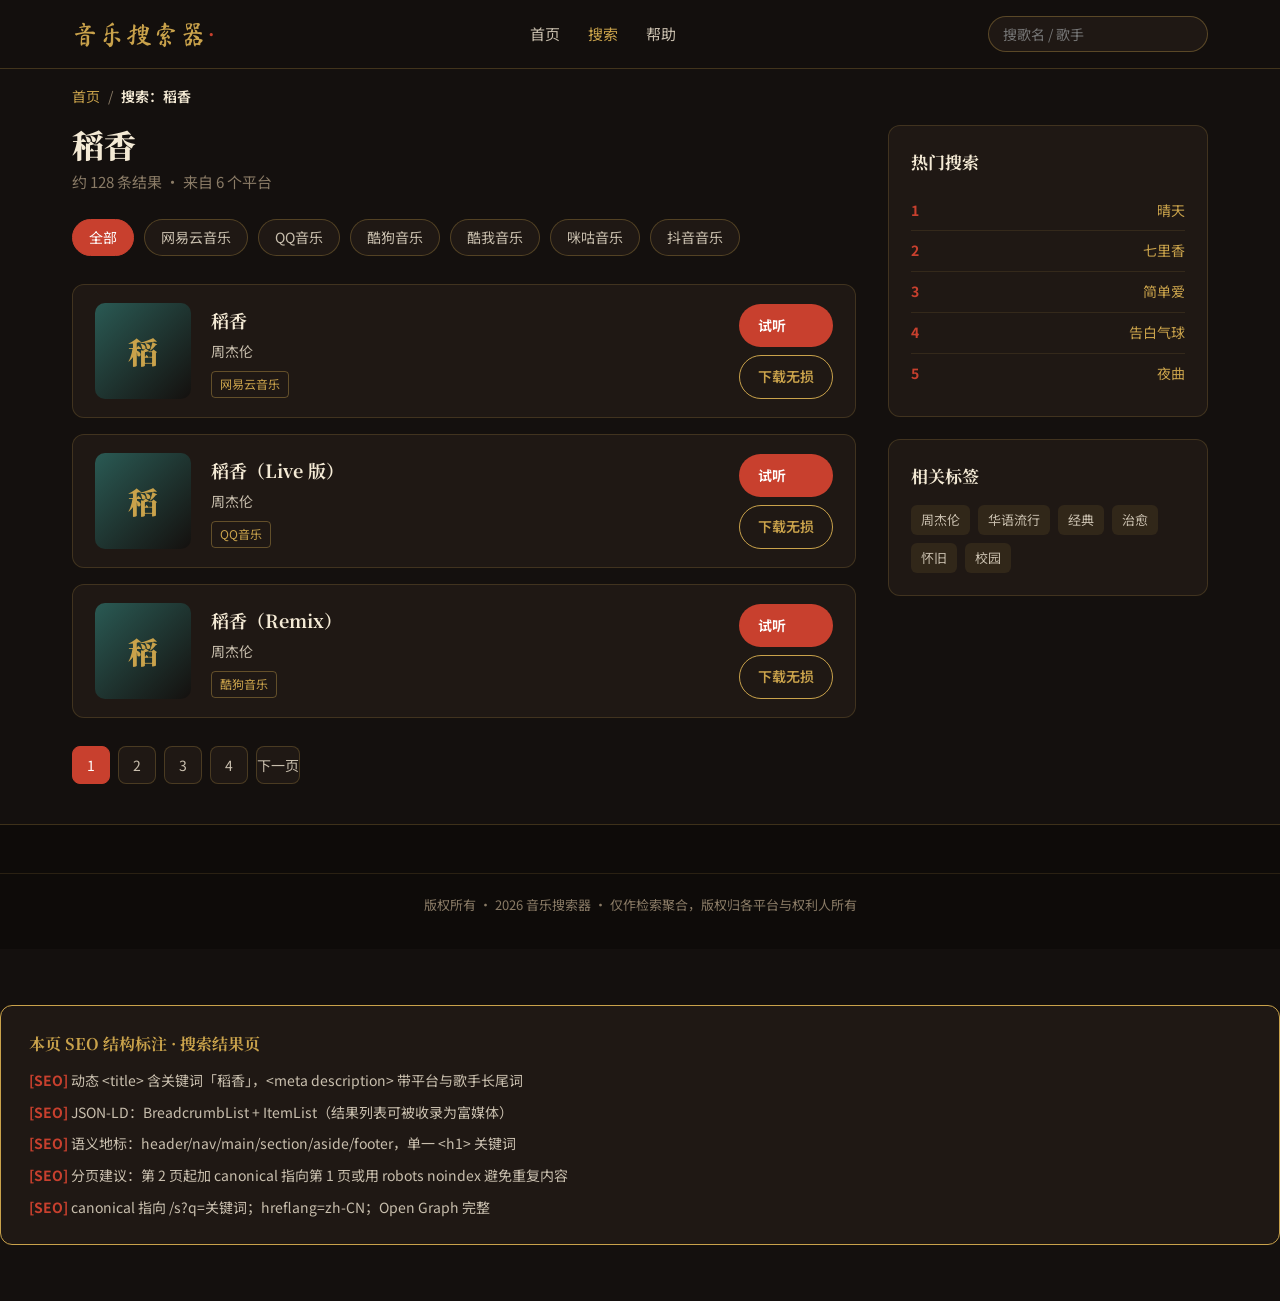
<file: search.html>
<!DOCTYPE html>
<html lang="zh-CN">
<head>
  <meta charset="UTF-8">
  <meta name="viewport" content="width=device-width, initial-scale=1.0">
  <title>稻香 搜索结果 - 音乐搜索器 | 网易云在线搜索</title>
  <meta name="description" content="稻香 的搜索结果：网易云音乐曲库中的试听入口与歌词、曲目信息，一站式找齐周杰伦《稻香》。">
  <meta name="keywords" content="稻香,周杰伦,稻香在线试听,稻香下载,稻香歌词">
  <link rel="canonical" href="https://ms-dj4.pages.dev/s?q=%E7%A8%BB%E9%A6%99">
  <meta name="robots" content="index,follow">
  <meta name="theme-color" content="#14100E">
  <link rel="alternate" hreflang="zh-CN" href="https://ms-dj4.pages.dev/s?q=%E7%A8%BB%E9%A6%99">

  <meta property="og:type" content="website">
  <meta property="og:title" content="稻香 搜索结果 - 音乐搜索器">
  <meta property="og:description" content="稻香的在线试听与歌词、曲目信息入口。">
  <meta property="og:url" content="https://ms-dj4.pages.dev/s?q=%E7%A8%BB%E9%A6%99">
  <meta property="og:locale" content="zh_CN">
  <meta name="twitter:card" content="summary_large_image">
  <meta name="twitter:title" content="稻香 搜索结果 - 音乐搜索器">
  <meta name="twitter:description" content="稻香的在线试听与歌词、曲目信息入口。">

  <link rel="preconnect" href="https://fonts.googleapis.com">
  <link rel="preconnect" href="https://fonts.gstatic.com" crossorigin>
  <link href="https://fonts.googleapis.com/css2?family=Noto+Sans+SC:wght@400;500;700&family=Noto+Serif+SC:wght@400;700;900&family=Ma+Shan+Zheng&display=swap" rel="stylesheet">
  <link rel="stylesheet" href="styles.css">

  <!-- JSON-LD: BreadcrumbList + ItemList -->
  <script type="application/ld+json">
  {
    "@context": "https://schema.org",
    "@graph": [
      {
        "@type": "BreadcrumbList",
        "itemListElement": [
          { "@type": "ListItem", "position": 1, "name": "首页", "item": "https://ms-dj4.pages.dev/" },
          { "@type": "ListItem", "position": 2, "name": "搜索：稻香", "item": "https://ms-dj4.pages.dev/s?q=%E7%A8%BB%E9%A6%99" }
        ]
      },
      {
        "@type": "ItemList",
        "name": "稻香 搜索结果",
        "itemListElement": [
          { "@type": "ListItem", "position": 1, "name": "稻香 - 周杰伦（网易云音乐）", "url": "https://ms-dj4.pages.dev/song/dao-xiang-nets" },
          { "@type": "ListItem", "position": 2, "name": "稻香 - 周杰伦（QQ音乐）", "url": "https://ms-dj4.pages.dev/song/dao-xiang-qq" },
          { "@type": "ListItem", "position": 3, "name": "稻香 - 周杰伦（酷狗音乐）", "url": "https://ms-dj4.pages.dev/song/dao-xiang-kugou" }
        ]
      }
    ]
  }
  </script>
</head>
<body>

  <header class="site-header">
    <nav class="container nav" aria-label="主导航">
      <a class="brand" href="home.html">音乐搜索器<span class="dot">·</span></a>
      <ul class="nav-links">
        <li><a href="home.html">首页</a></li>
        <li><a href="search.html?q=%E7%A8%BB%E9%A6%99" class="active">搜索</a></li>
        <li><a href="help.html">帮助</a></li>
      </ul>
      <form class="nav-search" action="search.html" method="get" role="search">
        <input type="text" name="q" placeholder="搜歌名 / 歌手" aria-label="搜索歌曲">
      </form>
    </nav>
  </header>

  <main class="container">
    <nav class="breadcrumb" aria-label="面包屑">
      <a href="home.html">首页</a><span class="sep">/</span>
      <span class="current" id="bcCurrent">搜索：稻香</span>
    </nav>

    <div class="search-layout">
      <section aria-labelledby="result-title">
        <div class="search-head">
          <h1 id="result-title">稻香</h1>
          <p class="search-meta">约 128 条结果 · 来自 6 个平台</p>
        </div>

        <div class="filter-tags" role="group" aria-label="平台筛选">
          <span class="filter-tag active">全部</span>
          <span class="filter-tag">网易云音乐</span>
          <span class="filter-tag">QQ音乐</span>
          <span class="filter-tag">酷狗音乐</span>
          <span class="filter-tag">酷我音乐</span>
          <span class="filter-tag">咪咕音乐</span>
          <span class="filter-tag">抖音音乐</span>
        </div>

        <article class="result-card">
          <div class="cover" aria-hidden="true">稻</div>
          <div class="result-info">
            <h3>稻香</h3>
            <div class="artist">周杰伦</div>
            <span class="plat">网易云音乐</span>
          </div>
          <div class="result-actions">
            <a class="btn btn-primary" href="song.html">试听</a>
            <a class="btn btn-ghost" href="song.html">下载无损</a>
          </div>
        </article>

        <article class="result-card">
          <div class="cover" aria-hidden="true">稻</div>
          <div class="result-info">
            <h3>稻香（Live 版）</h3>
            <div class="artist">周杰伦</div>
            <span class="plat">QQ音乐</span>
          </div>
          <div class="result-actions">
            <a class="btn btn-primary" href="song.html">试听</a>
            <a class="btn btn-ghost" href="song.html">下载无损</a>
          </div>
        </article>

        <article class="result-card">
          <div class="cover" aria-hidden="true">稻</div>
          <div class="result-info">
            <h3>稻香（Remix）</h3>
            <div class="artist">周杰伦</div>
            <span class="plat">酷狗音乐</span>
          </div>
          <div class="result-actions">
            <a class="btn btn-primary" href="song.html">试听</a>
            <a class="btn btn-ghost" href="song.html">下载无损</a>
          </div>
        </article>

        <nav class="pagination" aria-label="分页">
          <a class="active" href="#">1</a>
          <a href="#">2</a>
          <a href="#">3</a>
          <a href="#">4</a>
          <a href="#">下一页</a>
        </nav>
      </section>

      <aside aria-label="侧边栏">
        <div class="sidebar-box">
          <h3>热门搜索</h3>
          <ul class="hot-list">
            <li><span class="rank">1</span><a href="search.html?q=%E5%A4%A9%E6%B0%94">晴天</a></li>
            <li><span class="rank">2</span><a href="search.html?q=%E4%B8%83%E9%87%8C%E9%A6%99">七里香</a></li>
            <li><span class="rank">3</span><a href="search.html?q=%E7%AE%80%E5%8D%95%E7%88%B1">简单爱</a></li>
            <li><span class="rank">4</span><a href="search.html?q=%E5%91%8A%E7%99%BD%E6%B0%94%E7%90%83">告白气球</a></li>
            <li><span class="rank">5</span><a href="search.html?q=%E5%A4%9C%E6%9B%B2">夜曲</a></li>
          </ul>
        </div>
        <div class="sidebar-box">
          <h3>相关标签</h3>
          <div class="tag-cloud">
            <span>周杰伦</span><span>华语流行</span><span>经典</span>
            <span>治愈</span><span>怀旧</span><span>校园</span>
          </div>
        </div>
      </aside>
    </div>
  </main>

  <footer class="site-footer">
    <div class="container footer-bottom">
      版权所有 · 2026 音乐搜索器 · 仅作检索聚合，版权归各平台与权利人所有
    </div>
  </footer>

  <section class="container section" aria-label="SEO 结构标注">
    <div class="seo-note">
      <h2>本页 SEO 结构标注 · 搜索结果页</h2>
      <ul>
        <li>动态 &lt;title&gt; 含关键词「稻香」，&lt;meta description&gt; 带平台与歌手长尾词</li>
        <li>JSON-LD：BreadcrumbList + ItemList（结果列表可被收录为富媒体）</li>
        <li>语义地标：header/nav/main/section/aside/footer，单一 &lt;h1&gt; 关键词</li>
        <li>分页建议：第 2 页起加 canonical 指向第 1 页或用 robots noindex 避免重复内容</li>
        <li>canonical 指向 /s?q=关键词；hreflang=zh-CN；Open Graph 完整</li>
      </ul>
    </div>
  </section>

  <script>
    // 渐进增强：从首页跳转时回填关键词（不影响服务端直出的 SEO 内容）
    (function () {
      var q = new URLSearchParams(location.search).get('q');
      if (q) {
        document.querySelectorAll('input[name=q]').forEach(function (i) { i.value = q; });
        document.getElementById('bcCurrent').textContent = '搜索：' + q;
        document.getElementById('result-title').textContent = q;
      }
    })();
  </script>

</body>
</html>
</file>
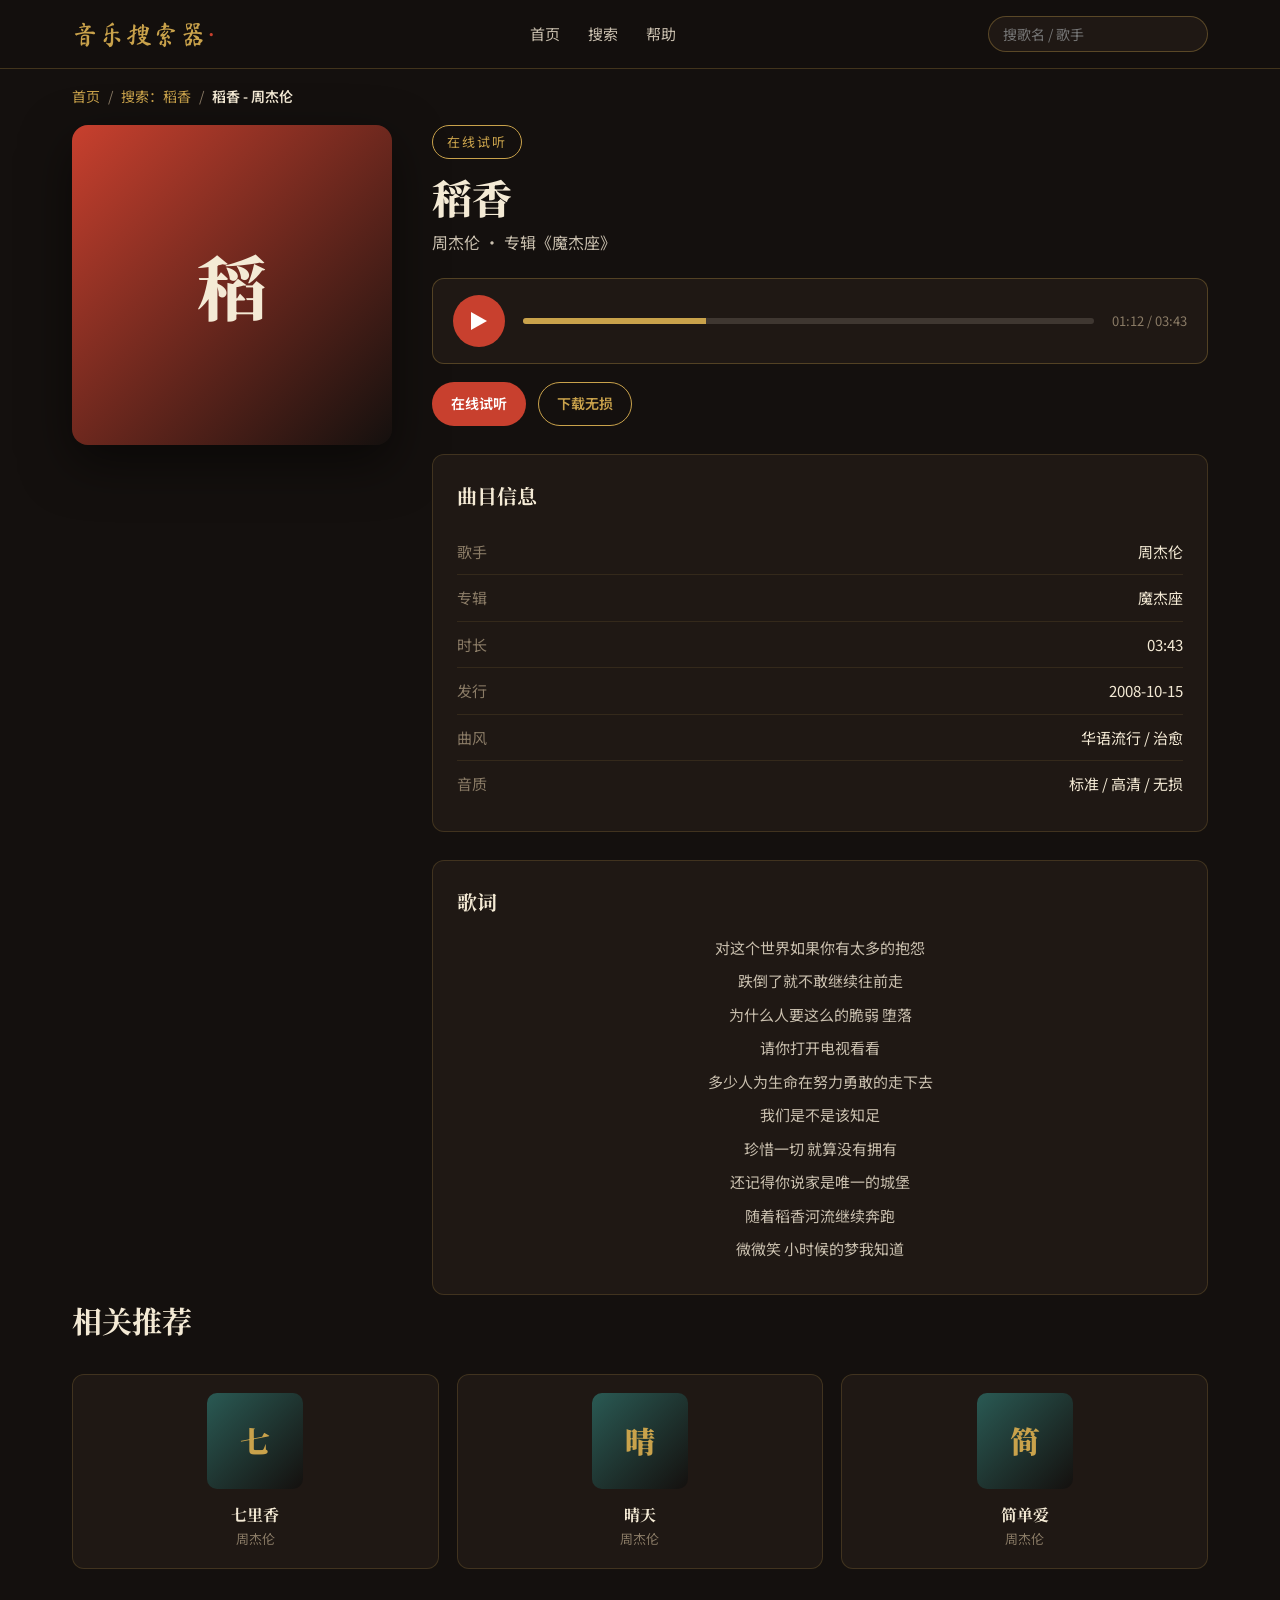
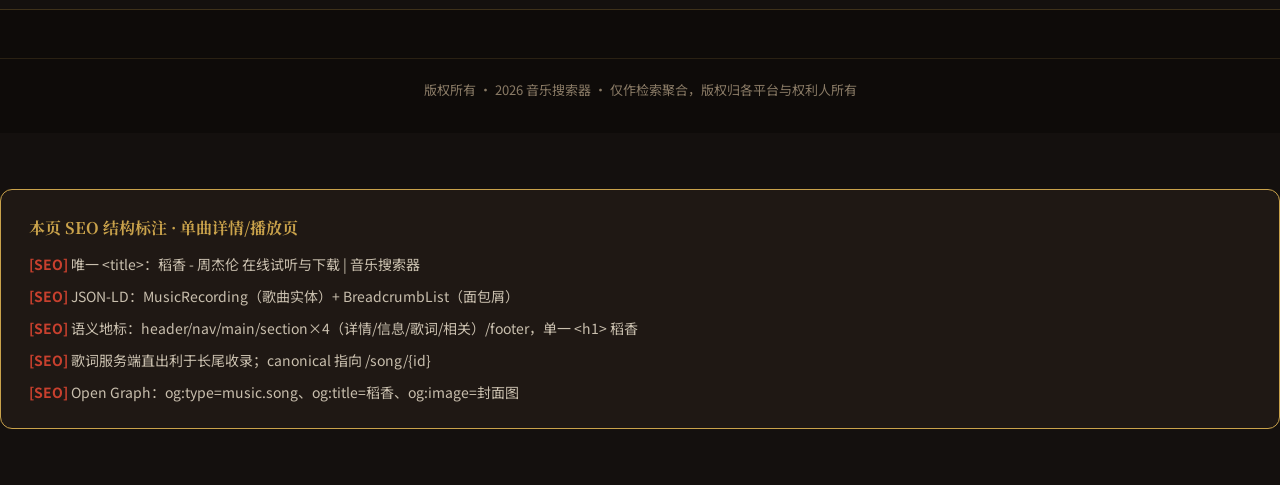
<file: song.html>
<!DOCTYPE html>
<html lang="zh-CN">
<head>
  <meta charset="UTF-8">
  <meta name="viewport" content="width=device-width, initial-scale=1.0">
  <title>稻香 - 周杰伦 在线试听与下载 | 音乐搜索器</title>
  <meta name="description" content="稻香 周杰伦 在线试听，跨网易云/QQ/酷狗等平台高清音质，歌词专辑一站获取。收录于专辑《魔杰座》。">
  <meta name="keywords" content="稻香,周杰伦,稻香歌词,稻香在线试听,稻香专辑,魔杰座">
  <link rel="canonical" href="https://ms-dj4.pages.dev/song/dao-xiang">
  <meta name="robots" content="index,follow">
  <meta name="theme-color" content="#14100E">
  <link rel="alternate" hreflang="zh-CN" href="https://ms-dj4.pages.dev/song/dao-xiang">

  <meta property="og:type" content="music.song">
  <meta property="og:title" content="稻香 - 周杰伦">
  <meta property="og:description" content="稻香 周杰伦 在线试听与歌词。">
  <meta property="og:url" content="https://ms-dj4.pages.dev/song/dao-xiang">
  <meta property="og:locale" content="zh_CN">
  <meta name="twitter:card" content="summary_large_image">
  <meta name="twitter:title" content="稻香 - 周杰伦">
  <meta name="twitter:description" content="稻香 周杰伦 在线试听与歌词。">

  <link rel="preconnect" href="https://fonts.googleapis.com">
  <link rel="preconnect" href="https://fonts.gstatic.com" crossorigin>
  <link href="https://fonts.googleapis.com/css2?family=Noto+Sans+SC:wght@400;500;700&family=Noto+Serif+SC:wght@400;700;900&family=Ma+Shan+Zheng&display=swap" rel="stylesheet">
  <link rel="stylesheet" href="styles.css">

  <!-- JSON-LD: MusicRecording + BreadcrumbList -->
  <script type="application/ld+json">
  {
    "@context": "https://schema.org",
    "@graph": [
      {
        "@type": "BreadcrumbList",
        "itemListElement": [
          { "@type": "ListItem", "position": 1, "name": "首页", "item": "https://ms-dj4.pages.dev/" },
          { "@type": "ListItem", "position": 2, "name": "搜索：稻香", "item": "https://ms-dj4.pages.dev/s?q=%E7%A8%BB%E9%A6%99" },
          { "@type": "ListItem", "position": 3, "name": "稻香 - 周杰伦", "item": "https://ms-dj4.pages.dev/song/dao-xiang" }
        ]
      },
      {
        "@type": "MusicRecording",
        "name": "稻香",
        "byArtist": { "@type": "MusicGroup", "name": "周杰伦" },
        "inAlbum": { "@type": "MusicAlbum", "name": "魔杰座" },
        "duration": "PT3M43S",
        "datePublished": "2008-10-15",
        "genre": "华语流行",
        "url": "https://ms-dj4.pages.dev/song/dao-xiang"
      }
    ]
  }
  </script>
</head>
<body>

  <header class="site-header">
    <nav class="container nav" aria-label="主导航">
      <a class="brand" href="home.html">音乐搜索器<span class="dot">·</span></a>
      <ul class="nav-links">
        <li><a href="home.html">首页</a></li>
        <li><a href="search.html?q=%E7%A8%BB%E9%A6%99">搜索</a></li>
        <li><a href="help.html">帮助</a></li>
      </ul>
      <form class="nav-search" action="search.html" method="get" role="search">
        <input type="text" name="q" placeholder="搜歌名 / 歌手" aria-label="搜索歌曲">
      </form>
    </nav>
  </header>

  <main class="container">
    <nav class="breadcrumb" aria-label="面包屑">
      <a href="home.html">首页</a><span class="sep">/</span>
      <a href="search.html?q=%E7%A8%BB%E9%A6%99">搜索：稻香</a><span class="sep">/</span>
      <span class="current">稻香 - 周杰伦</span>
    </nav>

    <section class="song-detail" aria-labelledby="song-title">
      <div class="song-cover" aria-hidden="true">稻</div>
      <div>
        <div class="song-head">
          <span class="badge">在线试听</span>
          <h1 id="song-title">稻香</h1>
          <p class="meta">周杰伦 · 专辑《魔杰座》</p>
        </div>

        <div class="player" aria-label="播放器">
          <div class="play-btn" role="button" aria-label="播放/暂停" tabindex="0">
            <svg width="20" height="22" viewBox="0 0 20 22"><path d="M2 2 L18 11 L2 20 Z"></path></svg>
          </div>
          <div class="progress" aria-hidden="true"><span></span></div>
          <div class="time">01:12 / 03:43</div>
        </div>

        <div class="song-actions">
          <a class="btn btn-primary" href="search.html?q=%E7%A8%BB%E9%A6%99">在线试听</a>
          <a class="btn btn-ghost" href="search.html?q=%E7%A8%BB%E9%A6%99">下载无损</a>
        </div>

        <div class="track-info">
          <h2>曲目信息</h2>
          <div class="track-row"><span class="k">歌手</span><span class="v">周杰伦</span></div>
          <div class="track-row"><span class="k">专辑</span><span class="v">魔杰座</span></div>
          <div class="track-row"><span class="k">时长</span><span class="v">03:43</span></div>
          <div class="track-row"><span class="k">发行</span><span class="v">2008-10-15</span></div>
          <div class="track-row"><span class="k">曲风</span><span class="v">华语流行 / 治愈</span></div>
          <div class="track-row"><span class="k">音质</span><span class="v">标准 / 高清 / 无损</span></div>
        </div>

        <div class="lyrics">
          <h2>歌词</h2>
          <p>对这个世界如果你有太多的抱怨</p>
          <p>跌倒了就不敢继续往前走</p>
          <p>为什么人要这么的脆弱 堕落</p>
          <p>请你打开电视看看</p>
          <p>多少人为生命在努力勇敢的走下去</p>
          <p>我们是不是该知足</p>
          <p>珍惜一切 就算没有拥有</p>
          <p>还记得你说家是唯一的城堡</p>
          <p>随着稻香河流继续奔跑</p>
          <p>微微笑 小时候的梦我知道</p>
        </div>
      </div>
    </section>

    <section aria-labelledby="related-title">
      <h2 class="section-title" id="related-title">相关推荐</h2>
      <div class="related-grid">
        <article class="related-card">
          <div class="cover" aria-hidden="true">七</div>
          <h3>七里香</h3>
          <div class="artist">周杰伦</div>
        </article>
        <article class="related-card">
          <div class="cover" aria-hidden="true">晴</div>
          <h3>晴天</h3>
          <div class="artist">周杰伦</div>
        </article>
        <article class="related-card">
          <div class="cover" aria-hidden="true">简</div>
          <h3>简单爱</h3>
          <div class="artist">周杰伦</div>
        </article>
      </div>
    </section>
  </main>

  <footer class="site-footer">
    <div class="container footer-bottom">
      版权所有 · 2026 音乐搜索器 · 仅作检索聚合，版权归各平台与权利人所有
    </div>
  </footer>

  <section class="container section" aria-label="SEO 结构标注">
    <div class="seo-note">
      <h2>本页 SEO 结构标注 · 单曲详情/播放页</h2>
      <ul>
        <li>唯一 &lt;title&gt;：稻香 - 周杰伦 在线试听与下载 | 音乐搜索器</li>
        <li>JSON-LD：MusicRecording（歌曲实体）+ BreadcrumbList（面包屑）</li>
        <li>语义地标：header/nav/main/section×4（详情/信息/歌词/相关）/footer，单一 &lt;h1&gt; 稻香</li>
        <li>歌词服务端直出利于长尾收录；canonical 指向 /song/{id}</li>
        <li>Open Graph：og:type=music.song、og:title=稻香、og:image=封面图</li>
      </ul>
    </div>
  </section>

</body>
</html>
</file>
<file: style.css>
:root {
  --accent: #4f46e5;
  --accent2: #0ea5e9;
  --bg: #f5f6fa;
  --card: #ffffff;
  --text: #1f2430;
  --muted: #8a90a2;
  --border: #e8eaf0;
  --shadow: 0 6px 24px rgba(31, 36, 48, .08);
  --radius: 14px;
}

* { box-sizing: border-box; }

html, body {
  margin: 0;
  padding: 0;
  background: var(--bg);
  color: var(--text);
  font-family: -apple-system, BlinkMacSystemFont, "PingFang SC", "Microsoft YaHei", "Segoe UI", Roboto, Helvetica, Arial, sans-serif;
  -webkit-font-smoothing: antialiased;
}
body { padding-bottom: 96px; }

a { color: inherit; text-decoration: none; }

/* 可访问性：跳转链接 / 屏幕阅读器专用 / 焦点可见 */
.skip-link {
  position: absolute;
  left: -9999px;
  top: 0;
  z-index: 300;
  background: var(--accent);
  color: #fff;
  padding: 10px 16px;
  border-radius: 0 0 10px 0;
  font-size: 14px;
}
.skip-link:focus { left: 0; }
.sr-only {
  position: absolute;
  width: 1px; height: 1px;
  padding: 0; margin: -1px;
  overflow: hidden;
  clip: rect(0 0 0 0);
  white-space: nowrap;
  border: 0;
}
:focus-visible {
  outline: 2px solid var(--accent);
  outline-offset: 2px;
  border-radius: 6px;
}
button:focus-visible, a:focus-visible, input:focus-visible { outline-offset: 3px; }

/* 尊重「减少动态效果」系统设置 */
@media (prefers-reduced-motion: reduce) {
  *, *::before, *::after {
    transition-duration: .01ms !important;
    animation-duration: .01ms !important;
    scroll-behavior: auto !important;
  }
}

/* Hero */
.hero {
  background: linear-gradient(135deg, var(--accent) 0%, var(--accent2) 100%);
  color: #fff;
  padding: 34px 16px 44px;
  text-align: center;
}
.hero-inner { max-width: 860px; margin: 0 auto; }
.hero-title {
  margin: 0;
  font-size: 30px;
  font-weight: 800;
  letter-spacing: 2px;
}
.hero-sub {
  margin: 10px 0 0;
  font-size: 14px;
  opacity: .92;
  line-height: 1.7;
}
.hero-sub strong { font-weight: 800; }

.container {
  max-width: 880px;
  margin: -28px auto 0;
  padding: 0 16px 40px;
}

/* Search card */
.search-card {
  background: var(--card);
  border-radius: var(--radius);
  box-shadow: var(--shadow);
  padding: 18px;
  margin-bottom: 22px;
}
@media (min-width: 720px) {
  /* 桌面端结果较长时，搜索区保持可及 */
  .search-card { position: sticky; top: 10px; z-index: 20; }
}

.field-label {
  font-size: 12px;
  color: var(--muted);
  margin: 0 0 8px;
  font-weight: 600;
}

.tabs {
  display: flex;
  gap: 8px;
  background: #f0f1f6;
  padding: 4px;
  border-radius: 10px;
  margin-bottom: 14px;
}
.tab {
  flex: 1;
  border: none;
  background: transparent;
  padding: 10px 0;
  border-radius: 8px;
  font-size: 14px;
  font-weight: 600;
  color: var(--muted);
  cursor: pointer;
  transition: .18s;
}
.tab.active {
  background: #fff;
  color: var(--accent);
  box-shadow: 0 2px 8px rgba(31,36,48,.08);
}

.platforms {
  display: flex;
  flex-wrap: wrap;
  gap: 8px;
  margin-bottom: 14px;
}

/* 单选音源状态条 */
.src-note {
  display: flex;
  flex-wrap: wrap;
  align-items: center;
  gap: 8px;
}
.src-badge {
  display: inline-block;
  padding: 6px 12px;
  border-radius: 999px;
  font-size: 13px;
  background: var(--accent);
  color: #fff;
  border: 1px solid var(--accent);
  white-space: nowrap;
}
.src-tip {
  font-size: 12.5px;
  color: var(--muted);
  line-height: 1.5;
}

.search-row {
  display: flex;
  gap: 10px;
}
.search-input {
  flex: 1;
  border: 1px solid var(--border);
  border-radius: 10px;
  padding: 13px 16px;
  font-size: 15px;
  outline: none;
  transition: .15s;
}
.search-input:focus {
  border-color: var(--accent);
  box-shadow: 0 0 0 3px rgba(79,70,229,.12);
}
.search-btn {
  border: none;
  background: linear-gradient(135deg, var(--accent), var(--accent2));
  color: #fff;
  font-size: 15px;
  font-weight: 700;
  padding: 0 26px;
  border-radius: 10px;
  cursor: pointer;
  transition: .15s;
  white-space: nowrap;
}
.search-btn:hover { filter: brightness(1.05); }
.search-btn:disabled { opacity: .6; cursor: default; }

.hint {
  min-height: 18px;
  margin-top: 10px;
  font-size: 13px;
  color: var(--muted);
}
.hint.error { color: #e5484d; }
.hint.ok { color: #16a34a; }

/* Detail panel */
.detail {
  background: var(--card);
  border: 1px solid var(--border);
  border-radius: var(--radius);
  box-shadow: var(--shadow);
  padding: 16px 18px;
  margin-bottom: 16px;
}
.detail-head {
  display: flex; align-items: center; justify-content: space-between;
  margin-bottom: 12px;
}
.detail-label { font-size: 14px; font-weight: 700; }
.detail-back {
  border: 1px solid var(--border);
  background: transparent;
  color: var(--muted);
  border-radius: 999px;
  padding: 5px 12px;
  font-size: 12px;
  cursor: pointer;
  transition: .15s;
}
.detail-back:hover { background: rgba(124,129,147,.1); color: var(--text); }
.detail-grid {
  display: grid;
  grid-template-columns: repeat(2, minmax(0, 1fr));
  gap: 12px 16px;
}
.detail-field { min-width: 0; }
.detail-k {
  display: block;
  font-size: 12px; color: var(--muted);
  margin-bottom: 5px;
}
.detail-row { display: flex; gap: 6px; align-items: stretch; }
.detail-input {
  flex: 1; min-width: 0;
  border: 1px solid var(--border);
  border-radius: 8px;
  padding: 7px 10px;
  font-size: 12px;
  color: var(--text);
  background: #fafbfd;
  font-family: inherit;
  text-overflow: ellipsis;
}
.detail-input:focus { outline: none; border-color: var(--accent); }
.detail-btn {
  flex-shrink: 0;
  border: 1px solid var(--border);
  background: #fff;
  color: var(--muted);
  border-radius: 8px;
  padding: 0 10px;
  font-size: 12px;
  cursor: pointer;
  display: flex; align-items: center; justify-content: center;
  text-decoration: none;
  transition: .15s;
}
.detail-btn:hover { background: var(--accent); border-color: var(--accent); color: #fff; }

/* Results（有序列表，语义化 + 利于结构化数据理解） */
.results-wrap { margin-bottom: 8px; }
.results {
  list-style: none;
  margin: 0;
  padding: 0;
  display: flex;
  flex-direction: column;
  gap: 12px;
}
.results-msg:empty { display: none; }
.results-msg {
  text-align: center;
  color: var(--muted);
  padding: 34px 0;
  font-size: 14px;
}

/* 骨架屏（加载态，避免布局跳动） */
.skeleton .sk {
  background: linear-gradient(90deg, #eef0f6 25%, #e4e7f0 37%, #eef0f6 63%);
  background-size: 400% 100%;
  animation: sk-shine 1.2s ease infinite;
  border-radius: 8px;
}
.sk-cover { width: 56px; height: 56px; border-radius: 10px; flex-shrink: 0; }
.sk-line { height: 13px; margin-bottom: 8px; }
.sk-line.w1 { width: 58%; }
.sk-line.w2 { width: 34%; }
.sk-btn { width: 76px; height: 36px; border-radius: 9px; flex-shrink: 0; }
@keyframes sk-shine {
  0% { background-position: 100% 50%; }
  100% { background-position: 0 50%; }
}

.result-card {
  display: flex;
  align-items: center;
  gap: 14px;
  background: var(--card);
  border-radius: 12px;
  box-shadow: var(--shadow);
  padding: 12px 14px;
  transition: transform .15s, box-shadow .15s;
}
.result-card:hover {
  transform: translateY(-1px);
  box-shadow: 0 10px 28px rgba(31, 36, 48, .12);
}
.result-card.playing {
  outline: 2px solid var(--accent);
}
.rc-cover {
  width: 56px;
  height: 56px;
  border-radius: 10px;
  object-fit: cover;
  background: #eee;
  flex-shrink: 0;
}
.rc-main { flex: 1; min-width: 0; }
.rc-title {
  font-size: 15px;
  font-weight: 700;
  white-space: nowrap;
  overflow: hidden;
  text-overflow: ellipsis;
}
.rc-author {
  font-size: 13px;
  color: var(--muted);
  margin-top: 3px;
  white-space: nowrap;
  overflow: hidden;
  text-overflow: ellipsis;
}
.rc-badge {
  display: inline-block;
  font-size: 11px;
  color: var(--accent);
  background: rgba(79,70,229,.1);
  border-radius: 6px;
  padding: 2px 7px;
  margin-left: 8px;
  vertical-align: middle;
}
/* 码率标识 */
.rc-br {
  display: inline-block;
  font-size: 11px;
  color: #6b7280;
  background: #f1f2f6;
  border-radius: 6px;
  padding: 2px 6px;
  margin-left: 6px;
  vertical-align: middle;
}
.rc-actions { display: flex; gap: 8px; flex-shrink: 0; }
.rc-btn {
  border: 1px solid var(--border);
  background: #fff;
  border-radius: 9px;
  padding: 8px 12px;
  font-size: 13px;
  cursor: pointer;
  color: var(--text);
  transition: .15s;
  white-space: nowrap;
}
.rc-btn:hover { border-color: var(--accent); color: var(--accent); }
.rc-btn.play { background: var(--accent); color: #fff; border-color: var(--accent); }
.rc-btn.play:hover { filter: brightness(1.07); color: #fff; }
/* 无直链：转为次要样式，但仍可点击补链重试 */
.rc-btn.play.retry {
  background: #fff;
  color: #6b7280;
  border-color: var(--border);
}
.rc-btn.play.retry:hover { border-color: var(--accent); color: var(--accent); }

.empty, .loading {
  text-align: center;
  color: var(--muted);
  padding: 40px 0;
  font-size: 14px;
  line-height: 1.9;
}

/* 顶部提示条：版权地域限制说明 */
.notice {
  background: #fff8e6;
  border: 1px solid #f4d98a;
  color: #8a6d1f;
  border-radius: 10px;
  padding: 10px 14px;
  font-size: 13px;
  line-height: 1.7;
  margin-bottom: 12px;
}
.notice strong { color: #6f5514; }

/* 地区限制曲目的封面降透明度 */
.rc-cover.dim { opacity: .5; filter: grayscale(.4); }
.rc-restricted {
  display: inline-block;
  font-size: 11px;
  color: #8a6d1f;
  background: #fbefd1;
  border-radius: 6px;
  padding: 2px 6px;
  margin-left: 6px;
  vertical-align: middle;
}
.rc-btn.play:disabled {
  opacity: .55;
  cursor: not-allowed;
  background: #f1f2f6;
  color: #9aa0aa;
  border-color: var(--border);
}
.rc-btn.play:disabled:hover { filter: none; color: #9aa0aa; border-color: var(--border); }
.empty code {
  background: #f1f2f6;
  border-radius: 5px;
  padding: 2px 6px;
  font-size: 13px;
  color: var(--text);
}

.loadmore-wrap { text-align: center; margin-top: 18px; }
.loadmore-btn {
  border: 1px solid var(--accent);
  background: #fff;
  color: var(--accent);
  font-weight: 700;
  padding: 11px 30px;
  border-radius: 10px;
  cursor: pointer;
  transition: .15s;
}
.loadmore-btn:hover { background: var(--accent); color: #fff; }

.hidden { display: none !important; }

/* 站点说明 / 常见问题（正文内容区） */
.info-card {
  background: var(--card);
  border: 1px solid var(--border);
  border-radius: var(--radius);
  box-shadow: var(--shadow);
  padding: 18px 20px;
  margin-top: 22px;
}
.info-title {
  margin: 0 0 10px;
  font-size: 17px;
  font-weight: 800;
}
.info-sub {
  margin: 16px 0 8px;
  font-size: 14px;
  font-weight: 700;
}
.info-card p {
  margin: 0 0 10px;
  font-size: 14px;
  line-height: 1.85;
  color: #4b5265;
}
.info-card strong { color: var(--text); }
.info-list {
  margin: 0;
  padding-left: 20px;
  font-size: 14px;
  line-height: 1.95;
  color: #4b5265;
}
.info-list li { margin-bottom: 2px; }

/* ---------- 我的收藏 / 经典歌曲排行榜 ---------- */
.fav-head {
  display: flex;
  align-items: center;
  justify-content: space-between;
  gap: 10px;
}
.fav-head .info-title { margin-bottom: 0; }
.fav-head-right { display: flex; align-items: center; gap: 10px; }
.fav-count { font-size: 12px; color: var(--muted); }
.fav-tip {
  margin: 8px 0 12px !important;
  font-size: 13px !important;
  line-height: 1.7 !important;
  color: var(--muted) !important;
}
.fav-clear {
  border: 1px solid var(--border);
  background: #fff;
  color: var(--muted);
  border-radius: 8px;
  padding: 4px 10px;
  font-size: 12px;
  cursor: pointer;
  transition: .15s;
}
.fav-clear:hover { border-color: #ec4141; color: #ec4141; }

.fav-list {
  list-style: none;
  margin: 0;
  padding: 0;
  display: grid;
  grid-template-columns: repeat(auto-fill, minmax(230px, 1fr));
  gap: 10px;
}
.fav-item {
  position: relative;
  background: #fbfbfe;
  border: 1px solid var(--border);
  border-radius: 12px;
  transition: .15s;
}
.fav-item:hover { border-color: var(--accent); background: #fff; }
.fav-play {
  display: flex;
  align-items: center;
  gap: 10px;
  width: 100%;
  padding: 10px 34px 10px 10px;
  border: none;
  background: transparent;
  cursor: pointer;
  text-align: left;
  font: inherit;
  color: inherit;
  border-radius: 12px;
}
.fav-cover {
  width: 42px;
  height: 42px;
  border-radius: 9px;
  object-fit: cover;
  background: #eee;
  flex-shrink: 0;
}
.fav-info { min-width: 0; flex: 1; }
.fav-title {
  display: block;
  font-size: 14px;
  font-weight: 700;
  white-space: nowrap;
  overflow: hidden;
  text-overflow: ellipsis;
}
.fav-author {
  display: block;
  font-size: 12px;
  color: var(--muted);
  margin-top: 2px;
  white-space: nowrap;
  overflow: hidden;
  text-overflow: ellipsis;
}
.fav-plat {
  font-size: 11px;
  color: var(--accent);
  background: rgba(79,70,229,.1);
  border-radius: 6px;
  padding: 2px 6px;
  flex-shrink: 0;
}
.fav-del {
  position: absolute;
  right: 6px;
  top: 50%;
  transform: translateY(-50%);
  width: 24px;
  height: 24px;
  line-height: 1;
  border: none;
  border-radius: 50%;
  background: transparent;
  color: var(--muted);
  font-size: 13px;
  cursor: pointer;
  transition: .15s;
}
.fav-del:hover { background: rgba(236,65,65,.1); color: #ec4141; }
.fav-empty {
  color: var(--muted);
  font-size: 13px;
  padding: 14px 0 4px;
  text-align: center;
}

/* 结果卡片上的收藏按钮 */
.rc-btn.fav { padding: 8px 10px; font-size: 14px; line-height: 1; }
.rc-btn.fav.active {
  color: #ec4141;
  border-color: rgba(236,65,65,.45);
  background: rgba(236,65,65,.08);
}
/* 播放器上的收藏按钮 */
.pb-icon.fav-on { color: #ec4141; }

.faq-item {
  border-top: 1px solid var(--border);
  padding: 10px 0;
}
.faq-item:first-of-type { border-top: none; }
.faq-item summary {
  cursor: pointer;
  font-size: 14px;
  font-weight: 700;
  padding: 6px 0;
  list-style: none;
  display: flex;
  align-items: center;
  gap: 8px;
}
.faq-item summary::-webkit-details-marker { display: none; }
.faq-item summary::before {
  content: '+';
  color: var(--accent);
  font-weight: 800;
  font-size: 16px;
  width: 16px;
  text-align: center;
}
.faq-item[open] summary::before { content: '−'; }
.faq-item p {
  margin: 6px 0 4px 24px;
  font-size: 13.5px;
  line-height: 1.85;
  color: #4b5265;
}

/* Footer */
.footer {
  text-align: center;
  color: var(--muted);
  font-size: 12px;
  padding: 24px 16px 12px;
  line-height: 1.8;
}
.footer-nav {
  display: flex;
  justify-content: center;
  gap: 10px;
  margin-bottom: 8px;
  font-size: 13px;
}
.footer-nav a { color: var(--muted); transition: .15s; }
.footer-nav a:hover { color: var(--accent); }
.footer-sub { opacity: .8; }

/* Player bar（深色紧凑播放条：封面 + 上一首/播放/下一首 + 标题下细进度线 + 倍速/收藏/下载/外链/音量/循环/列表） */
.player-bar {
  position: fixed;
  left: 0; right: 0; bottom: 0;
  background: rgba(18,20,26,.78);
  -webkit-backdrop-filter: blur(20px) saturate(1.6);
  backdrop-filter: blur(20px) saturate(1.6);
  border-top: 1px solid rgba(255,255,255,.10);
  box-shadow: 0 -4px 24px rgba(0,0,0,.32);
  display: flex;
  flex-direction: column;
  z-index: 50;
  color: #e8eaf0;
}
.pb-main {
  display: flex;
  align-items: center;
  gap: 12px;
  padding: 10px 16px;
}

/* 内嵌歌词（透明底 + 逐字扫色，配色由全局 --lrc-on 提供，🎨 按钮可换；深色条上未唱部分用浅色） */
.pb-lrc-inline {
  --ktv-on: var(--lrc-on, #ec4141);
  --ktv-off: var(--lrc-off, rgba(255,255,255,.30));
  width: 100%;
  max-height: 138px;
  overflow-y: auto;
  text-align: center;
  padding: 14px 18px 16px;
  background: transparent;
  scroll-behavior: smooth;
  scrollbar-width: thin;
  -webkit-mask-image: linear-gradient(180deg, transparent 0, #000 18px, #000 calc(100% - 18px), transparent 100%);
  mask-image: linear-gradient(180deg, transparent 0, #000 18px, #000 calc(100% - 18px), transparent 100%);
}
.pb-lrc-inline::-webkit-scrollbar { width: 4px; }
.pb-lrc-inline::-webkit-scrollbar-thumb { background: rgba(255,255,255,.22); border-radius: 4px; }
.pb-lrc-inline .ktv-line { font-size: 16px; line-height: 2.4; }
.pb-lrc-inline .lrc-empty { padding-top: 6px; color: rgba(255,255,255,.5); }

/* KTV 歌词行：--p 为逐字着色进度（0% ~ 100%）；配色由容器变量提供 */
.ktv-line {
  --p: 0%;
  font-size: 15px;
  font-weight: 500;
  line-height: 2.4;
  letter-spacing: .3px;
  margin: 2px 0;
  transform-origin: center;
  opacity: .58;
  transition: transform .28s ease, opacity .28s ease;
  background-image: linear-gradient(90deg,
      var(--ktv-on) 0%, var(--ktv-on) var(--p),
      var(--ktv-off) var(--p), var(--ktv-off) 100%);
  -webkit-background-clip: text;
  background-clip: text;
  color: transparent;
  -webkit-text-fill-color: transparent;
}
.ktv-line.done { opacity: .38; --p: 100%; }
.ktv-line.active { opacity: 1; font-weight: 700; transform: scale(1.12); }

/* inline 布局下隐藏「词」按钮（歌词已在播放器内） */
.player-bar.is-inline .pb-icon.lrc-toggle { display: none; }
body.inline-player { padding-bottom: 200px; }
.pb-cover {
  width: 44px; height: 44px;
  border-radius: 4px;
  object-fit: cover;
  background: #2a2e38;
  flex-shrink: 0;
  box-shadow: 0 1px 4px rgba(0,0,0,.35);
}
/* 上一首 / 下一首 */
.pb-skip {
  width: 30px; height: 30px;
  border-radius: 50%;
  border: none;
  background: transparent;
  color: #e8eaf0;
  font-size: 14px;
  cursor: pointer;
  flex-shrink: 0;
  display: flex; align-items: center; justify-content: center;
  transition: .15s;
}
.pb-skip:hover { background: rgba(255,255,255,.12); }
.pb-meta {
  min-width: 0;
  flex: 1;
  display: flex;
  flex-direction: column;
  justify-content: center;
  gap: 8px;
}
.pb-titlerow {
  display: flex;
  align-items: baseline;
  gap: 8px;
  min-width: 0;
}
.pb-title {
  font-size: 14px; font-weight: 600; color: #fff;
  white-space: nowrap; overflow: hidden; text-overflow: ellipsis;
  flex-shrink: 0;
  max-width: 60%;
}
.pb-author {
  font-size: 12px; color: rgba(255,255,255,.55);
  white-space: nowrap; overflow: hidden; text-overflow: ellipsis;
  min-width: 0;
}
.pb-play {
  width: 44px; height: 44px;
  border-radius: 50%;
  border: 2px solid rgba(255,255,255,.9);
  background: transparent;
  color: #fff;
  font-size: 15px;
  cursor: pointer;
  flex-shrink: 0;
  display: flex; align-items: center; justify-content: center;
  transition: .15s;
}
.pb-play:hover { background: rgba(255,255,255,.14); transform: scale(1.05); }
/* 细进度线：压在标题/歌手下方，白色圆点可点击/拖拽定位 */
.pb-progress {
  width: 100%;
  height: 3px;
  background: rgba(255,255,255,.16);
  border-radius: 999px;
  cursor: pointer;
  position: relative;
}
.pb-progress:hover { height: 5px; }
.pb-progress-fill {
  position: relative;
  height: 100%;
  width: 0;
  background: linear-gradient(90deg, #ff6a3d, #ec4141);
  border-radius: 999px;
}
.pb-progress-fill::after {
  content: '';
  position: absolute;
  right: -6px;
  top: 50%;
  transform: translateY(-50%);
  width: 11px;
  height: 11px;
  border-radius: 50%;
  background: #fff;
  box-shadow: 0 1px 5px rgba(0,0,0,.45);
  transition: transform .12s ease;
}
.pb-progress:hover .pb-progress-fill::after { transform: translateY(-50%) scale(1.25); }
.pb-time {
  font-size: 12px;
  color: rgba(255,255,255,.65);
  flex-shrink: 0;
  font-variant-numeric: tabular-nums;
  width: 104px;
  text-align: right;
  white-space: nowrap;
}
/* 倍速按钮：x 1.0，点击循环切换 */
.pb-speed {
  border: none;
  background: transparent;
  color: rgba(255,255,255,.85);
  font: inherit;
  font-size: 12px;
  font-variant-numeric: tabular-nums;
  cursor: pointer;
  flex-shrink: 0;
  padding: 6px 6px;
  border-radius: 8px;
  white-space: nowrap;
  transition: .15s;
}
.pb-speed:hover { color: #fff; background: rgba(255,255,255,.1); }
/* 歌词功能组前的分隔线 */
.pb-divider {
  width: 1px; height: 20px;
  background: rgba(255,255,255,.14);
  flex-shrink: 0;
  margin: 0 2px;
}
.pb-icon {
  width: 34px; height: 34px;
  border-radius: 50%;
  border: none;
  background: transparent;
  color: #e8eaf0;
  font-size: 15px;
  cursor: pointer;
  flex-shrink: 0;
  display: flex; align-items: center; justify-content: center;
  transition: .15s;
}
.pb-icon:hover { background: rgba(255,255,255,.12); }
.pb-icon.active { color: #ec4141; background: rgba(255,255,255,.12); }

.pb-volume-wrap { position: relative; }
.pb-volume-pop {
  position: absolute;
  right: 50%;
  bottom: 44px;
  transform: translateX(50%);
  width: 34px;
  height: 110px;
  background: rgba(255,255,255,.98);
  border: 1px solid var(--border);
  border-radius: 20px;
  box-shadow: 0 -6px 24px rgba(31,36,48,.12);
  display: flex; align-items: center; justify-content: center;
  padding: 10px 0;
}
.pb-volume-slider {
  -webkit-appearance: none;
  appearance: none;
  width: 86px;
  height: 4px;
  transform: rotate(-90deg);
  background: #e3e5ee;
  border-radius: 999px;
  outline: none;
}
.pb-volume-slider::-webkit-slider-thumb {
  -webkit-appearance: none;
  width: 12px; height: 12px;
  border-radius: 50%;
  background: var(--accent);
  cursor: pointer;
}
.pb-volume-slider::-moz-range-thumb {
  width: 12px; height: 12px;
  border-radius: 50%;
  background: var(--accent);
  cursor: pointer; border: none;
}

/* 歌词微调（对齐不准时手动校准） */
.pb-offset-wrap { position: relative; }
.pb-offset-pop {
  position: absolute;
  right: 50%;
  bottom: 44px;
  transform: translateX(50%);
  width: 132px;
  background: rgba(255,255,255,.96);
  -webkit-backdrop-filter: blur(12px);
  backdrop-filter: blur(12px);
  border: 1px solid var(--border);
  border-radius: 14px;
  box-shadow: 0 -6px 24px rgba(31,36,48,.14);
  padding: 8px;
  display: flex; flex-direction: column; gap: 6px;
}
.pb-offset-val {
  text-align: center;
  font-size: 12px;
  font-weight: 700;
  color: var(--accent);
  font-variant-numeric: tabular-nums;
  padding-bottom: 4px;
  border-bottom: 1px solid var(--border);
}
.pb-offset-btn {
  border: none;
  background: transparent;
  border-radius: 8px;
  padding: 6px 8px;
  font-size: 12px;
  color: var(--text);
  cursor: pointer;
  transition: .15s;
}
.pb-offset-btn:hover { background: rgba(236,65,65,.1); color: #ec4141; }

/* 歌词配色选择（🎨 按钮） */
.pb-color-wrap { position: relative; }
.pb-color-pop {
  position: absolute;
  right: 50%;
  bottom: 44px;
  transform: translateX(50%);
  width: 148px;
  max-height: 300px;
  overflow-y: auto;
  background: rgba(255,255,255,.96);
  -webkit-backdrop-filter: blur(12px);
  backdrop-filter: blur(12px);
  border: 1px solid var(--border);
  border-radius: 14px;
  box-shadow: 0 -6px 24px rgba(31,36,48,.14);
  padding: 8px;
  display: flex; flex-direction: column; gap: 2px;
}
.pb-color-title {
  text-align: center;
  font-size: 12px;
  font-weight: 700;
  color: var(--muted);
  padding-bottom: 6px;
  border-bottom: 1px solid var(--border);
  margin-bottom: 4px;
}
.pb-color-item {
  position: relative;
  display: flex; align-items: center; gap: 8px;
  border: none;
  background: transparent;
  border-radius: 8px;
  padding: 6px 8px;
  font-size: 12px;
  color: var(--text);
  cursor: pointer;
  transition: .15s;
  text-align: left;
}
.pb-color-item:hover { background: rgba(31,36,48,.07); }
.pb-color-item.active { background: rgba(31,36,48,.09); font-weight: 700; }
.pb-color-dot {
  width: 14px; height: 14px;
  border-radius: 50%;
  flex-shrink: 0;
  box-shadow: inset 0 0 0 1px rgba(31,36,48,.12);
}
.pb-color-item input[type="color"] {
  position: absolute;
  inset: 0;
  opacity: 0;
  cursor: pointer;
  border: none;
  padding: 0;
}

.lrc-panel {
  position: fixed;
  right: 16px;
  bottom: 72px;
  width: 340px;
  max-width: calc(100% - 32px);
  height: 420px;
  max-height: 55vh;
  background: rgba(255,255,255,.82);
  -webkit-backdrop-filter: blur(16px) saturate(1.6);
  backdrop-filter: blur(16px) saturate(1.6);
  border: 1px solid rgba(255,255,255,.7);
  border-radius: 16px;
  box-shadow: 0 8px 32px rgba(31,36,48,.16);
  z-index: 60;
  display: flex; flex-direction: column;
  overflow: hidden;
}
.lrc-head {
  display: flex; align-items: center; justify-content: space-between;
  padding: 12px 16px;
  border-bottom: 1px solid var(--border);
}
.lrc-title { font-size: 14px; font-weight: 700; }
.lrc-close {
  width: 28px; height: 28px;
  border: none; border-radius: 50%;
  background: transparent;
  color: var(--muted);
  cursor: pointer; font-size: 14px;
}
.lrc-close:hover { background: rgba(124,129,147,.12); }
.lrc-body {
  --ktv-on: var(--lrc-on, #ec4141);
  --ktv-off: var(--lrc-off, rgba(31,36,48,.24));
  flex: 1;
  overflow-y: auto;
  padding: 16px 20px 24px;
  text-align: center;
  scroll-behavior: smooth;
  -webkit-mask-image: linear-gradient(180deg, transparent 0, #000 12px, #000 calc(100% - 12px), transparent 100%);
  mask-image: linear-gradient(180deg, transparent 0, #000 12px, #000 calc(100% - 12px), transparent 100%);
}
.lrc-empty { color: var(--muted); font-size: 13px; padding-top: 20px; }
.lrc-body .ktv-line { font-size: 14px; line-height: 2.4; }

.list-panel {
  position: fixed;
  right: 16px;
  bottom: 72px;
  width: 340px;
  max-width: calc(100% - 32px);
  height: 420px;
  max-height: 55vh;
  background: rgba(255,255,255,.98);
  border: 1px solid var(--border);
  border-radius: 16px;
  box-shadow: 0 8px 32px rgba(31,36,48,.14);
  z-index: 60;
  display: flex; flex-direction: column;
  overflow: hidden;
}
.list-head {
  display: flex; align-items: center; justify-content: space-between;
  padding: 12px 16px;
  border-bottom: 1px solid var(--border);
}
.list-title { font-size: 14px; font-weight: 700; }
.list-close {
  width: 28px; height: 28px;
  border: none; border-radius: 50%;
  background: transparent;
  color: var(--muted);
  cursor: pointer; font-size: 14px;
}
.list-close:hover { background: rgba(124,129,147,.12); }
.list-body {
  flex: 1;
  overflow-y: auto;
  padding: 8px;
}
.list-empty { color: var(--muted); font-size: 13px; padding: 20px; text-align: center; }
.list-item {
  display: flex; align-items: center; gap: 10px;
  padding: 10px 12px;
  border-radius: 10px;
  cursor: pointer;
  transition: .15s;
}
.list-item:hover { background: rgba(124,129,147,.08); }
.list-item.active { background: rgba(67,97,238,.1); }
.list-item-cover {
  width: 40px; height: 40px;
  border-radius: 6px; object-fit: cover; background: #eee;
  flex-shrink: 0;
}
.list-item-info { min-width: 0; flex: 1; }
.list-item-title {
  font-size: 13px; font-weight: 600;
  white-space: nowrap; overflow: hidden; text-overflow: ellipsis;
}
.list-item-author {
  font-size: 12px; color: var(--muted);
  white-space: nowrap; overflow: hidden; text-overflow: ellipsis;
}
.list-item-plat {
  font-size: 11px; color: var(--muted);
  background: rgba(124,129,147,.12);
  padding: 2px 6px; border-radius: 4px;
  flex-shrink: 0;
}

@media (max-width: 560px) {
  .hero { padding: 26px 16px 38px; }
  .hero-title { font-size: 25px; }
  .container { padding: 0 12px 32px; }
  .search-card { padding: 14px; }
  .info-card { padding: 16px; }
  .info-title { font-size: 16px; }
  .detail-grid { grid-template-columns: 1fr; }
  .platforms { flex-wrap: nowrap; overflow-x: auto; padding-bottom: 4px; scrollbar-width: none; }
  .platforms::-webkit-scrollbar { display: none; }
  .chip { flex-shrink: 0; }
  .pb-meta { min-width: 90px; gap: 6px; }
  .pb-title { font-size: 13px; max-width: 65%; }
  .pb-author { font-size: 11px; }
  .pb-time { width: 86px; font-size: 10px; }
  .pb-icon { width: 30px; height: 30px; font-size: 14px; }
  .pb-skip { width: 26px; height: 26px; font-size: 12px; }
  .pb-play { width: 38px; height: 38px; font-size: 13px; }
  .pb-speed { padding: 6px 2px; font-size: 11px; }
  .pb-divider { display: none; }
  .pb-main { gap: 8px; padding: 8px 12px; }
  .pb-progress { min-width: 60px; }
  .pb-lrc-inline { max-height: 104px; padding: 10px 14px; }
  .pb-lrc-inline .ktv-line { font-size: 15px; line-height: 2.1; }
  body.inline-player { padding-bottom: 178px; }
  .search-btn { padding: 0 18px; }
  /* 触屏无 hover，收藏的操作图标常驻显示 */
  .fav-list { grid-template-columns: 1fr; }
}
</file>
<file: styles.css>
/* =========================================================
   音乐搜索器 · 国潮/复古唱片风 设计系统
   配色：墨黑 / 丹朱红 / 鎏金 / 宣纸白 / 黛青
   字体：Noto Serif SC(标题) · Noto Sans SC(正文) · Ma Shan Zheng(毛笔)
   移动优先 · 语义化 · SEO 友好
   ========================================================= */

:root {
  --ink:      #14100E;   /* 墨黑 主底 */
  --ink-2:    #1F1814;   /* 次级底 卡片 */
  --ink-3:    #0E0B09;   /* 更深 描边/分隔 */
  --paper:    #F4EAD5;   /* 宣纸白 主文字 */
  --cinnabar: #C8402E;   /* 丹朱红 强调 */
  --gold:     #C9A24B;   /* 鎏金 描边/点缀 */
  --dai:      #2A5A54;   /* 黛青 辅助 */
  --muted:    #8A7B66;   /* 次要文字 */
  --body:     #C9BFAE;   /* 正文文字 */

  --font-serif: "Noto Serif SC", "Songti SC", serif;
  --font-sans:  "Noto Sans SC", "PingFang SC", sans-serif;
  --font-brush: "Ma Shan Zheng", "Noto Serif SC", cursive;

  --maxw: 1296px;
  --pad: 72px;
  --radius: 12px;
}

* { box-sizing: border-box; margin: 0; padding: 0; }

html { -webkit-text-size-adjust: 100%; }

body {
  background: var(--ink);
  color: var(--body);
  font-family: var(--font-sans);
  font-size: 16px;
  line-height: 1.7;
  -webkit-font-smoothing: antialiased;
}

img { max-width: 100%; display: block; }

a { color: var(--gold); text-decoration: none; }
a:hover { color: var(--cinnabar); }

.container {
  max-width: var(--maxw);
  margin: 0 auto;
  padding: 0 var(--pad);
}

/* 单一 h1 视觉规范 */
h1 {
  font-family: var(--font-serif);
  font-weight: 900;
  color: var(--paper);
  line-height: 1.2;
}

h2, h3 {
  font-family: var(--font-serif);
  color: var(--paper);
  font-weight: 700;
}

/* ===================== 顶部导航 ===================== */
.site-header {
  position: sticky;
  top: 0;
  z-index: 50;
  background: rgba(20, 16, 14, 0.92);
  backdrop-filter: blur(8px);
  border-bottom: 1px solid rgba(201, 162, 75, 0.25);
}
.nav {
  display: flex;
  align-items: center;
  justify-content: space-between;
  height: 68px;
}
.brand {
  font-family: var(--font-brush);
  font-size: 26px;
  color: var(--gold);
  letter-spacing: 1px;
}
.brand .dot { color: var(--cinnabar); }
.nav-links {
  display: flex;
  gap: 28px;
  list-style: none;
  font-size: 15px;
}
.nav-links a { color: var(--body); }
.nav-links a:hover, .nav-links a.active { color: var(--gold); }
.nav-search {
  display: flex;
  align-items: center;
  background: var(--ink-2);
  border: 1px solid rgba(201, 162, 75, 0.35);
  border-radius: 999px;
  padding: 7px 14px;
  width: 220px;
}
.nav-search input {
  background: transparent;
  border: none;
  outline: none;
  color: var(--paper);
  font-family: var(--font-sans);
  font-size: 14px;
  width: 100%;
}

/* ===================== 面包屑 ===================== */
.breadcrumb {
  display: flex;
  gap: 8px;
  align-items: center;
  font-size: 14px;
  padding: 16px 0;
  color: var(--muted);
}
.breadcrumb a { color: var(--gold); }
.breadcrumb .sep { color: var(--muted); }
.breadcrumb .current { color: var(--paper); font-weight: 600; }

/* ===================== 首页 Hero ===================== */
.hero {
  display: grid;
  grid-template-columns: 1.4fr 1fr;
  gap: 48px;
  align-items: center;
  padding: 72px 0;
}
.hero-copy { max-width: 640px; }
.badge {
  display: inline-block;
  font-size: 13px;
  letter-spacing: 2px;
  color: var(--gold);
  border: 1px solid var(--gold);
  border-radius: 999px;
  padding: 5px 14px;
  margin-bottom: 22px;
}
.hero h1 {
  font-size: 52px;
  margin-bottom: 18px;
}
.hero h1 .accent { color: var(--cinnabar); }
.hero-sub {
  font-size: 18px;
  color: var(--muted);
  margin-bottom: 32px;
}
.hero-search {
  display: flex;
  background: var(--ink-2);
  border: 1px solid rgba(201, 162, 75, 0.4);
  border-radius: 999px;
  padding: 8px 8px 8px 22px;
  max-width: 560px;
}
.hero-search input {
  flex: 1;
  background: transparent;
  border: none;
  outline: none;
  color: var(--paper);
  font-size: 16px;
  font-family: var(--font-sans);
}
.hero-search button {
  background: var(--cinnabar);
  color: #fff;
  border: none;
  border-radius: 999px;
  padding: 12px 28px;
  font-family: var(--font-sans);
  font-size: 15px;
  font-weight: 600;
  cursor: pointer;
}
.hero-search button:hover { background: #a8331f; }

/* 黑胶唱片视觉（纯 CSS） */
.vinyl-wrap {
  display: flex;
  justify-content: center;
  align-items: center;
}
.vinyl {
  width: 320px;
  height: 320px;
  border-radius: 50%;
  background:
    repeating-radial-gradient(circle at center,
      #0c0a08 0 2px, #16110d 2px 4px);
  position: relative;
  box-shadow: 0 20px 60px rgba(0,0,0,0.6), inset 0 0 0 1px rgba(201,162,75,0.2);
  animation: spin 14s linear infinite;
}
.vinyl::before {
  content: "";
  position: absolute;
  inset: 64px;
  border-radius: 50%;
  background: radial-gradient(circle at 35% 30%, #C8402E, #7c2418);
  box-shadow: inset 0 0 0 6px rgba(201,162,75,0.5);
}
.vinyl::after {
  content: "";
  position: absolute;
  width: 28px; height: 28px;
  border-radius: 50%;
  background: var(--ink);
  top: 50%; left: 50%;
  transform: translate(-50%, -50%);
  box-shadow: 0 0 0 2px rgba(244,234,213,0.6);
}
@keyframes spin { to { transform: rotate(360deg); } }
@media (prefers-reduced-motion: reduce) {
  .vinyl { animation: none; }
}

/* ===================== 区块标题 ===================== */
.section { padding: 56px 0; }
.section-title {
  font-size: 30px;
  margin-bottom: 8px;
}
.section-desc { color: var(--muted); margin-bottom: 32px; }

/* ===================== 平台网格 ===================== */
.platform-grid {
  display: grid;
  grid-template-columns: repeat(6, 1fr);
  gap: 18px;
}
.platform-card {
  background: var(--ink-2);
  border: 1px solid rgba(201,162,75,0.2);
  border-radius: var(--radius);
  padding: 24px 16px;
  text-align: center;
  transition: transform .2s, border-color .2s;
}
.platform-card:hover {
  transform: translateY(-4px);
  border-color: var(--gold);
}
.platform-logo {
  width: 48px; height: 48px;
  border-radius: 12px;
  margin: 0 auto 12px;
  display: flex;
  align-items: center;
  justify-content: center;
  font-family: var(--font-serif);
  font-weight: 900;
  color: #fff;
  font-size: 22px;
}
.platform-name { color: var(--paper); font-size: 15px; font-weight: 600; }
.platform-tag { color: var(--muted); font-size: 12px; margin-top: 4px; }

/* ===================== 功能亮点 / 步骤 ===================== */
.card-grid {
  display: grid;
  grid-template-columns: repeat(3, 1fr);
  gap: 22px;
}
.feature-card, .step-card {
  background: var(--ink-2);
  border: 1px solid rgba(201,162,75,0.2);
  border-radius: var(--radius);
  padding: 28px 24px;
}
.feature-icon {
  width: 44px; height: 44px;
  border-radius: 10px;
  background: rgba(200,64,46,0.15);
  color: var(--cinnabar);
  display: flex; align-items: center; justify-content: center;
  font-size: 22px;
  margin-bottom: 16px;
}
.feature-card h3, .step-card h3 { font-size: 19px; margin-bottom: 10px; }
.feature-card p, .step-card p { color: var(--body); font-size: 15px; }
.step-no {
  font-family: var(--font-serif);
  font-size: 40px;
  color: var(--gold);
  font-weight: 900;
  line-height: 1;
  margin-bottom: 12px;
}

/* ===================== 静态 SEO 文案 ===================== */
.seo-copy {
  background: var(--ink-2);
  border-left: 3px solid var(--gold);
  border-radius: 0 var(--radius) var(--radius) 0;
  padding: 28px 32px;
}
.seo-copy h2 { font-size: 22px; margin-bottom: 14px; }
.seo-copy p { color: var(--body); font-size: 15px; margin-bottom: 12px; }
.seo-copy p:last-child { margin-bottom: 0; }

/* ===================== 搜索结果页 ===================== */
.search-layout {
  display: grid;
  grid-template-columns: 1fr 320px;
  gap: 32px;
  align-items: start;
}
.search-head { margin-bottom: 24px; }
.search-head h1 { font-size: 32px; margin-bottom: 6px; }
.search-meta { color: var(--muted); font-size: 15px; }
.filter-tags {
  display: flex;
  flex-wrap: wrap;
  gap: 10px;
  margin: 20px 0 28px;
}
.filter-tag {
  background: var(--ink-2);
  border: 1px solid rgba(201,162,75,0.3);
  border-radius: 999px;
  padding: 6px 16px;
  font-size: 14px;
  color: var(--body);
  cursor: pointer;
}
.filter-tag.active { background: var(--cinnabar); color: #fff; border-color: var(--cinnabar); }

.result-card {
  display: grid;
  grid-template-columns: 96px 1fr auto;
  gap: 20px;
  align-items: center;
  background: var(--ink-2);
  border: 1px solid rgba(201,162,75,0.2);
  border-radius: var(--radius);
  padding: 18px 22px;
  margin-bottom: 16px;
  transition: border-color .2s;
}
.result-card:hover { border-color: var(--gold); }
.cover {
  width: 96px; height: 96px;
  border-radius: 10px;
  background: linear-gradient(135deg, #2A5A54, #14100E);
  display: flex; align-items: center; justify-content: center;
  color: var(--gold);
  font-family: var(--font-serif);
  font-size: 30px;
  font-weight: 900;
}
.result-info h3 { font-size: 18px; margin-bottom: 4px; }
.result-info .artist { color: var(--body); font-size: 14px; }
.result-info .plat {
  display: inline-block;
  margin-top: 8px;
  font-size: 12px;
  color: var(--gold);
  border: 1px solid rgba(201,162,75,0.4);
  border-radius: 4px;
  padding: 2px 8px;
}
.result-actions { display: flex; flex-direction: column; gap: 8px; }
.btn {
  border-radius: 999px;
  padding: 9px 18px;
  font-size: 14px;
  font-weight: 600;
  cursor: pointer;
  font-family: var(--font-sans);
  border: 1px solid transparent;
  white-space: nowrap;
}
.btn-primary { background: var(--cinnabar); color: #fff; }
.btn-primary:hover { background: #a8331f; }
.btn-ghost { background: transparent; color: var(--gold); border-color: var(--gold); }
.btn-ghost:hover { background: rgba(201,162,75,0.1); }

/* 右侧栏 */
.sidebar-box {
  background: var(--ink-2);
  border: 1px solid rgba(201,162,75,0.2);
  border-radius: var(--radius);
  padding: 22px;
  margin-bottom: 22px;
}
.sidebar-box h3 { font-size: 17px; margin-bottom: 14px; }
.hot-list { list-style: none; }
.hot-list li {
  display: flex; justify-content: space-between;
  padding: 8px 0;
  border-bottom: 1px solid rgba(201,162,75,0.12);
  font-size: 14px;
}
.hot-list li:last-child { border-bottom: none; }
.hot-list .rank { color: var(--cinnabar); font-weight: 700; margin-right: 10px; }
.tag-cloud { display: flex; flex-wrap: wrap; gap: 8px; }
.tag-cloud span {
  background: rgba(201,162,75,0.1);
  border-radius: 6px;
  padding: 4px 10px;
  font-size: 13px;
  color: var(--body);
}

/* 分页 */
.pagination {
  display: flex;
  gap: 8px;
  margin-top: 28px;
}
.pagination a {
  min-width: 38px; height: 38px;
  display: flex; align-items: center; justify-content: center;
  background: var(--ink-2);
  border: 1px solid rgba(201,162,75,0.25);
  border-radius: 8px;
  font-size: 14px;
  color: var(--body);
}
.pagination a.active { background: var(--cinnabar); color: #fff; border-color: var(--cinnabar); }
.pagination a:hover { border-color: var(--gold); }

/* ===================== 详情页 ===================== */
.song-detail {
  display: grid;
  grid-template-columns: 320px 1fr;
  gap: 40px;
  align-items: start;
}
.song-cover {
  width: 320px; height: 320px;
  border-radius: 16px;
  background: linear-gradient(135deg, #C8402E, #14100E);
  display: flex; align-items: center; justify-content: center;
  color: var(--paper);
  font-family: var(--font-serif);
  font-size: 70px;
  font-weight: 900;
  box-shadow: 0 18px 50px rgba(0,0,0,0.5);
}
.song-head .badge { margin-bottom: 14px; }
.song-head h1 { font-size: 40px; margin-bottom: 8px; }
.song-head .meta { color: var(--body); font-size: 16px; margin-bottom: 22px; }
.player {
  display: flex;
  align-items: center;
  gap: 18px;
  background: var(--ink-2);
  border: 1px solid rgba(201,162,75,0.3);
  border-radius: var(--radius);
  padding: 16px 20px;
  margin-bottom: 18px;
}
.play-btn {
  width: 52px; height: 52px;
  border-radius: 50%;
  background: var(--cinnabar);
  display: flex; align-items: center; justify-content: center;
  cursor: pointer;
  flex-shrink: 0;
}
.play-btn svg { fill: #fff; }
.progress {
  flex: 1;
  height: 6px;
  background: rgba(244,234,213,0.15);
  border-radius: 999px;
  overflow: hidden;
}
.progress span { display: block; width: 32%; height: 100%; background: var(--gold); }
.time { font-size: 13px; color: var(--muted); }
.song-actions { display: flex; gap: 12px; flex-wrap: wrap; }

.track-info {
  background: var(--ink-2);
  border: 1px solid rgba(201,162,75,0.2);
  border-radius: var(--radius);
  padding: 24px;
  margin-top: 28px;
}
.track-info h2 { font-size: 20px; margin-bottom: 16px; }
.track-row {
  display: flex; justify-content: space-between;
  padding: 10px 0;
  border-bottom: 1px solid rgba(201,162,75,0.12);
  font-size: 15px;
}
.track-row:last-child { border-bottom: none; }
.track-row .k { color: var(--muted); }
.track-row .v { color: var(--paper); }

.lyrics {
  background: var(--ink-2);
  border: 1px solid rgba(201,162,75,0.2);
  border-radius: var(--radius);
  padding: 24px;
  margin-top: 28px;
}
.lyrics h2 { font-size: 20px; margin-bottom: 16px; }
.lyrics p { color: var(--body); font-size: 15px; margin-bottom: 8px; text-align: center; }

.related-grid {
  display: grid;
  grid-template-columns: repeat(3, 1fr);
  gap: 18px;
  margin-top: 28px;
}
.related-card {
  background: var(--ink-2);
  border: 1px solid rgba(201,162,75,0.2);
  border-radius: var(--radius);
  padding: 18px;
  text-align: center;
}
.related-card .cover { margin: 0 auto 12px; }
.related-card h3 { font-size: 16px; }
.related-card .artist { color: var(--muted); font-size: 13px; }

/* ===================== 帮助页 ===================== */
.help-hero { padding: 56px 0 32px; }
.help-hero h1 { font-size: 44px; margin-bottom: 14px; }
.help-hero p { color: var(--muted); font-size: 18px; max-width: 880px; }
.help-block { padding: 32px 0; }
.help-block h2 { font-size: 28px; margin-bottom: 18px; }
.help-block p, .help-block li { color: var(--body); font-size: 16px; }
.help-block p { margin-bottom: 12px; }
.steps-help { list-style: none; display: grid; gap: 14px; }
.steps-help li {
  background: var(--ink-2);
  border-left: 3px solid var(--gold);
  border-radius: 0 var(--radius) var(--radius) 0;
  padding: 16px 22px;
}
.steps-help li b { color: var(--paper); }

.faq-item {
  background: var(--ink-2);
  border: 1px solid rgba(201,162,75,0.2);
  border-radius: var(--radius);
  margin-bottom: 14px;
  overflow: hidden;
}
.faq-item summary {
  cursor: pointer;
  padding: 18px 24px;
  font-weight: 700;
  color: var(--paper);
  font-size: 17px;
  list-style: none;
  display: flex;
  justify-content: space-between;
  align-items: center;
}
.faq-item summary::-webkit-details-marker { display: none; }
.faq-item summary .plus { color: var(--gold); font-size: 22px; }
.faq-item[open] summary .plus { transform: rotate(45deg); }
.faq-item p { padding: 0 24px 20px; color: var(--body); font-size: 15px; }

/* ===================== 页脚 ===================== */
.site-footer {
  border-top: 1px solid rgba(201,162,75,0.25);
  background: var(--ink-3);
  padding: 48px 0 32px;
  margin-top: 40px;
}
.footer-grid {
  display: grid;
  grid-template-columns: 1.5fr 1fr 1fr 1fr;
  gap: 32px;
  margin-bottom: 32px;
}
.footer-brand { font-family: var(--font-brush); font-size: 24px; color: var(--gold); margin-bottom: 12px; }
.footer-col h4 { color: var(--paper); font-size: 15px; margin-bottom: 14px; font-family: var(--font-sans); }
.footer-col ul { list-style: none; }
.footer-col li { margin-bottom: 9px; }
.footer-col a { color: var(--body); font-size: 14px; }
.footer-col a:hover { color: var(--gold); }
.footer-bottom {
  border-top: 1px solid rgba(201,162,75,0.15);
  padding-top: 20px;
  text-align: center;
  color: var(--muted);
  font-size: 13px;
}

/* ===================== SEO 标注面板（仅设计评审用） ===================== */
.seo-note {
  max-width: var(--maxw);
  margin: 0 auto 0;
  background: var(--ink-2);
  border: 1px solid var(--gold);
  border-radius: var(--radius);
  padding: 24px 28px;
  font-size: 14px;
  color: var(--body);
}
.seo-note h2 { color: var(--gold); font-size: 16px; margin-bottom: 12px; }
.seo-note ul { list-style: none; display: grid; gap: 8px; }
.seo-note li::before { content: "[SEO] "; color: var(--cinnabar); font-weight: 700; }

/* ===================== 响应式 ===================== */
@media (max-width: 1080px) {
  .platform-grid { grid-template-columns: repeat(3, 1fr); }
  .card-grid, .related-grid { grid-template-columns: repeat(2, 1fr); }
  .search-layout { grid-template-columns: 1fr; }
  .song-detail { grid-template-columns: 1fr; }
  .song-cover { width: 100%; max-width: 320px; }
}
@media (max-width: 720px) {
  :root { --pad: 20px; }
  .hero { grid-template-columns: 1fr; padding: 40px 0; }
  .hero h1 { font-size: 36px; }
  .vinyl { width: 220px; height: 220px; }
  .platform-grid { grid-template-columns: repeat(2, 1fr); }
  .card-grid, .related-grid { grid-template-columns: 1fr; }
  .nav-links { display: none; }
  .nav-search { width: 140px; }
  .result-card { grid-template-columns: 64px 1fr; }
  .result-card .cover { width: 64px; height: 64px; font-size: 20px; }
  .result-actions { grid-column: 1 / -1; flex-direction: row; }
  .footer-grid { grid-template-columns: 1fr 1fr; }
  .help-hero h1 { font-size: 32px; }
}
</file>
